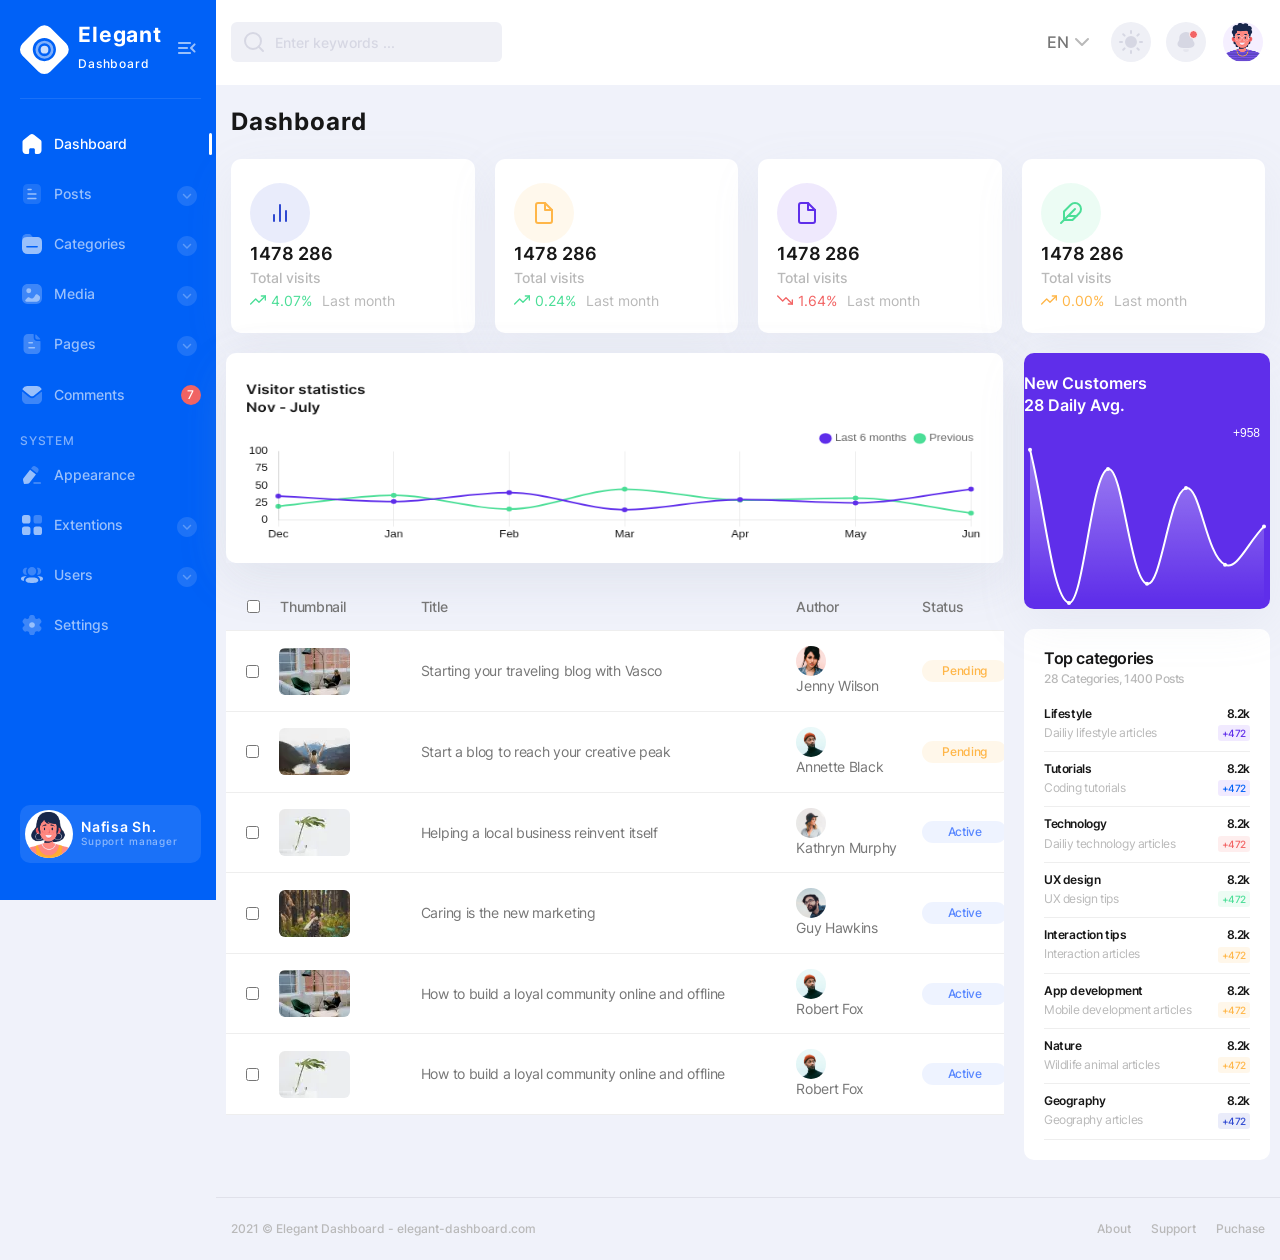
<file: elegant/index.html>
<!DOCTYPE html><html lang="en"><head>  <meta charset="UTF-8">  <meta http-equiv="X-UA-Compatible" content="IE=edge">  <meta name="viewport" content="width=device-width, initial-scale=1.0">  <title>Elegant Dashboard | Dashboard</title>  <!-- Favicon -->  <link rel="shortcut icon" href="./img/svg/logo.svg" type="image/x-icon">  <!-- Custom styles -->  <link rel="stylesheet" href="./css/style.min.css"></head><body>  <div class="layer"></div><!-- ! Body --><a class="skip-link sr-only" href="#skip-target">Skip to content</a><div class="page-flex">  <!-- ! Sidebar -->  <aside class="sidebar">    <div class="sidebar-start">        <div class="sidebar-head">            <a href="/" class="logo-wrapper" title="Home">                <span class="sr-only">Home</span>                <span class="icon logo" aria-hidden="true"></span>                <div class="logo-text">                    <span class="logo-title">Elegant</span>                    <span class="logo-subtitle">Dashboard</span>                </div>            </a>            <button class="sidebar-toggle transparent-btn" title="Menu" type="button">                <span class="sr-only">Toggle menu</span>                <span class="icon menu-toggle" aria-hidden="true"></span>            </button>        </div>        <div class="sidebar-body">            <ul class="sidebar-body-menu">                <li>                    <a class="active" href="/"><span class="icon home" aria-hidden="true"></span>Dashboard</a>                </li>                <li>                    <a class="show-cat-btn" href="##">                        <span class="icon document" aria-hidden="true"></span>Posts                        <span class="category__btn transparent-btn" title="Open list">                            <span class="sr-only">Open list</span>                            <span class="icon arrow-down" aria-hidden="true"></span>                        </span>                    </a>                    <ul class="cat-sub-menu">                        <li>                            <a href="posts.html">All Posts</a>                        </li>                        <li>                            <a href="new-post.html">Add new post</a>                        </li>                    </ul>                </li>                <li>                    <a class="show-cat-btn" href="##">                        <span class="icon folder" aria-hidden="true"></span>Categories                        <span class="category__btn transparent-btn" title="Open list">                            <span class="sr-only">Open list</span>                            <span class="icon arrow-down" aria-hidden="true"></span>                        </span>                    </a>                    <ul class="cat-sub-menu">                        <li>                            <a href="categories.html">All categories</a>                        </li>                    </ul>                </li>                <li>                    <a class="show-cat-btn" href="##">                        <span class="icon image" aria-hidden="true"></span>Media                        <span class="category__btn transparent-btn" title="Open list">                            <span class="sr-only">Open list</span>                            <span class="icon arrow-down" aria-hidden="true"></span>                        </span>                    </a>                    <ul class="cat-sub-menu">                        <li>                            <a href="media-01.html">Media-01</a>                        </li>                        <li>                            <a href="media-02.html">Media-02</a>                        </li>                    </ul>                </li>                <li>                    <a class="show-cat-btn" href="##">                        <span class="icon paper" aria-hidden="true"></span>Pages                        <span class="category__btn transparent-btn" title="Open list">                            <span class="sr-only">Open list</span>                            <span class="icon arrow-down" aria-hidden="true"></span>                        </span>                    </a>                    <ul class="cat-sub-menu">                        <li>                            <a href="pages.html">All pages</a>                        </li>                        <li>                            <a href="new-page.html">Add new page</a>                        </li>                    </ul>                </li>                <li>                    <a href="comments.html">                        <span class="icon message" aria-hidden="true"></span>                        Comments                    </a>                    <span class="msg-counter">7</span>                </li>            </ul>            <span class="system-menu__title">system</span>            <ul class="sidebar-body-menu">                <li>                    <a href="appearance.html"><span class="icon edit" aria-hidden="true"></span>Appearance</a>                </li>                <li>                    <a class="show-cat-btn" href="##">                        <span class="icon category" aria-hidden="true"></span>Extentions                        <span class="category__btn transparent-btn" title="Open list">                            <span class="sr-only">Open list</span>                            <span class="icon arrow-down" aria-hidden="true"></span>                        </span>                    </a>                    <ul class="cat-sub-menu">                        <li>                            <a href="extention-01.html">Extentions-01</a>                        </li>                        <li>                            <a href="extention-02.html">Extentions-02</a>                        </li>                    </ul>                </li>                <li>                    <a class="show-cat-btn" href="##">                        <span class="icon user-3" aria-hidden="true"></span>Users                        <span class="category__btn transparent-btn" title="Open list">                            <span class="sr-only">Open list</span>                            <span class="icon arrow-down" aria-hidden="true"></span>                        </span>                    </a>                    <ul class="cat-sub-menu">                        <li>                            <a href="users-01.html">Users-01</a>                        </li>                        <li>                            <a href="users-02.html">Users-02</a>                        </li>                    </ul>                </li>                <li>                    <a href="##"><span class="icon setting" aria-hidden="true"></span>Settings</a>                </li>            </ul>        </div>    </div>    <div class="sidebar-footer">        <a href="##" class="sidebar-user">            <span class="sidebar-user-img">                <picture><source srcset="./img/avatar/avatar-illustrated-01.webp" type="image/webp"><img src="./img/avatar/avatar-illustrated-01.png" alt="User name"></picture>            </span>            <div class="sidebar-user-info">                <span class="sidebar-user__title">Nafisa Sh.</span>                <span class="sidebar-user__subtitle">Support manager</span>            </div>        </a>    </div></aside>  <div class="main-wrapper">    <!-- ! Main nav -->    <nav class="main-nav--bg">  <div class="container main-nav">    <div class="main-nav-start">      <div class="search-wrapper">        <i data-feather="search" aria-hidden="true"></i>        <input type="text" placeholder="Enter keywords ..." required>      </div>    </div>    <div class="main-nav-end">      <button class="sidebar-toggle transparent-btn" title="Menu" type="button">        <span class="sr-only">Toggle menu</span>        <span class="icon menu-toggle--gray" aria-hidden="true"></span>      </button>      <div class="lang-switcher-wrapper">        <button class="lang-switcher transparent-btn" type="button">          EN          <i data-feather="chevron-down" aria-hidden="true"></i>        </button>        <ul class="lang-menu dropdown">          <li><a href="##">English</a></li>          <li><a href="##">French</a></li>          <li><a href="##">Uzbek</a></li>        </ul>      </div>      <button class="theme-switcher gray-circle-btn" type="button" title="Switch theme">        <span class="sr-only">Switch theme</span>        <i class="sun-icon" data-feather="sun" aria-hidden="true"></i>        <i class="moon-icon" data-feather="moon" aria-hidden="true"></i>      </button>      <div class="notification-wrapper">        <button class="gray-circle-btn dropdown-btn" title="To messages" type="button">          <span class="sr-only">To messages</span>          <span class="icon notification active" aria-hidden="true"></span>        </button>        <ul class="users-item-dropdown notification-dropdown dropdown">          <li>            <a href="##">              <div class="notification-dropdown-icon info">                <i data-feather="check"></i>              </div>              <div class="notification-dropdown-text">                <span class="notification-dropdown__title">System just updated</span>                <span class="notification-dropdown__subtitle">The system has been successfully upgraded. Read more                  here.</span>              </div>            </a>          </li>          <li>            <a href="##">              <div class="notification-dropdown-icon danger">                <i data-feather="info" aria-hidden="true"></i>              </div>              <div class="notification-dropdown-text">                <span class="notification-dropdown__title">The cache is full!</span>                <span class="notification-dropdown__subtitle">Unnecessary caches take up a lot of memory space and                  interfere ...</span>              </div>            </a>          </li>          <li>            <a href="##">              <div class="notification-dropdown-icon info">                <i data-feather="check" aria-hidden="true"></i>              </div>              <div class="notification-dropdown-text">                <span class="notification-dropdown__title">New Subscriber here!</span>                <span class="notification-dropdown__subtitle">A new subscriber has subscribed.</span>              </div>            </a>          </li>          <li>            <a class="link-to-page" href="##">Go to Notifications page</a>          </li>        </ul>      </div>      <div class="nav-user-wrapper">        <button href="##" class="nav-user-btn dropdown-btn" title="My profile" type="button">          <span class="sr-only">My profile</span>          <span class="nav-user-img">            <picture><source srcset="./img/avatar/avatar-illustrated-02.webp" type="image/webp"><img src="./img/avatar/avatar-illustrated-02.png" alt="User name"></picture>          </span>        </button>        <ul class="users-item-dropdown nav-user-dropdown dropdown">          <li><a href="##">              <i data-feather="user" aria-hidden="true"></i>              <span>Profile</span>            </a></li>          <li><a href="##">              <i data-feather="settings" aria-hidden="true"></i>              <span>Account settings</span>            </a></li>          <li><a class="danger" href="##">              <i data-feather="log-out" aria-hidden="true"></i>              <span>Log out</span>            </a></li>        </ul>      </div>    </div>  </div></nav>    <!-- ! Main -->    <main class="main users chart-page" id="skip-target">      <div class="container">        <h2 class="main-title">Dashboard</h2>        <div class="row stat-cards">          <div class="col-md-6 col-xl-3">            <article class="stat-cards-item">              <div class="stat-cards-icon primary">                <i data-feather="bar-chart-2" aria-hidden="true"></i>              </div>              <div class="stat-cards-info">                <p class="stat-cards-info__num">1478 286</p>                <p class="stat-cards-info__title">Total visits</p>                <p class="stat-cards-info__progress">                  <span class="stat-cards-info__profit success">                    <i data-feather="trending-up" aria-hidden="true"></i>4.07%                  </span>                  Last month                </p>              </div>            </article>          </div>          <div class="col-md-6 col-xl-3">            <article class="stat-cards-item">              <div class="stat-cards-icon warning">                <i data-feather="file" aria-hidden="true"></i>              </div>              <div class="stat-cards-info">                <p class="stat-cards-info__num">1478 286</p>                <p class="stat-cards-info__title">Total visits</p>                <p class="stat-cards-info__progress">                  <span class="stat-cards-info__profit success">                    <i data-feather="trending-up" aria-hidden="true"></i>0.24%                  </span>                  Last month                </p>              </div>            </article>          </div>          <div class="col-md-6 col-xl-3">            <article class="stat-cards-item">              <div class="stat-cards-icon purple">                <i data-feather="file" aria-hidden="true"></i>              </div>              <div class="stat-cards-info">                <p class="stat-cards-info__num">1478 286</p>                <p class="stat-cards-info__title">Total visits</p>                <p class="stat-cards-info__progress">                  <span class="stat-cards-info__profit danger">                    <i data-feather="trending-down" aria-hidden="true"></i>1.64%                  </span>                  Last month                </p>              </div>            </article>          </div>          <div class="col-md-6 col-xl-3">            <article class="stat-cards-item">              <div class="stat-cards-icon success">                <i data-feather="feather" aria-hidden="true"></i>              </div>              <div class="stat-cards-info">                <p class="stat-cards-info__num">1478 286</p>                <p class="stat-cards-info__title">Total visits</p>                <p class="stat-cards-info__progress">                  <span class="stat-cards-info__profit warning">                    <i data-feather="trending-up" aria-hidden="true"></i>0.00%                  </span>                  Last month                </p>              </div>            </article>          </div>        </div>        <div class="row">          <div class="col-lg-9">            <div class="chart">              <canvas id="myChart" aria-label="Site statistics" role="img"></canvas>            </div>            <div class="users-table table-wrapper">              <table class="posts-table">                <thead>                  <tr class="users-table-info">                    <th>                      <label class="users-table__checkbox ms-20">                        <input type="checkbox" class="check-all">Thumbnail                      </label>                    </th>                    <th>Title</th>                    <th>Author</th>                    <th>Status</th>                    <th>Date</th>                    <th>Action</th>                  </tr>                </thead>                <tbody>                  <tr>                    <td>                      <label class="users-table__checkbox">                        <input type="checkbox" class="check">                        <div class="categories-table-img">                          <picture><source srcset="./img/categories/01.webp" type="image/webp"><img src="./img/categories/01.jpg" alt="category"></picture>                        </div>                      </label>                    </td>                    <td>                      Starting your traveling blog with Vasco                    </td>                    <td>                      <div class="pages-table-img">                        <picture><source srcset="./img/avatar/avatar-face-04.webp" type="image/webp"><img src="./img/avatar/avatar-face-04.png" alt="User Name"></picture>                        Jenny Wilson                      </div>                    </td>                    <td><span class="badge-pending">Pending</span></td>                    <td>17.04.2021</td>                    <td>                      <span class="p-relative">                        <button class="dropdown-btn transparent-btn" type="button" title="More info">                          <div class="sr-only">More info</div>                          <i data-feather="more-horizontal" aria-hidden="true"></i>                        </button>                        <ul class="users-item-dropdown dropdown">                          <li><a href="##">Edit</a></li>                          <li><a href="##">Quick edit</a></li>                          <li><a href="##">Trash</a></li>                        </ul>                      </span>                    </td>                  </tr>                  <tr>                    <td>                      <label class="users-table__checkbox">                        <input type="checkbox" class="check">                        <div class="categories-table-img">                          <picture><source srcset="./img/categories/02.webp" type="image/webp"><img src="./img/categories/02.jpg" alt="category"></picture>                        </div>                      </label>                    </td>                    <td>                      Start a blog to reach your creative peak                    </td>                    <td>                      <div class="pages-table-img">                        <picture><source srcset="./img/avatar/avatar-face-03.webp" type="image/webp"><img src="./img/avatar/avatar-face-03.png" alt="User Name"></picture>                        Annette Black                      </div>                    </td>                    <td><span class="badge-pending">Pending</span></td>                    <td>23.04.2021</td>                    <td>                      <span class="p-relative">                        <button class="dropdown-btn transparent-btn" type="button" title="More info">                          <div class="sr-only">More info</div>                          <i data-feather="more-horizontal" aria-hidden="true"></i>                        </button>                        <ul class="users-item-dropdown dropdown">                          <li><a href="##">Edit</a></li>                          <li><a href="##">Quick edit</a></li>                          <li><a href="##">Trash</a></li>                        </ul>                      </span>                    </td>                  </tr>                  <tr>                    <td>                      <label class="users-table__checkbox">                        <input type="checkbox" class="check">                        <div class="categories-table-img">                          <picture><source srcset="./img/categories/03.webp" type="image/webp"><img src="./img/categories/03.jpg" alt="category"></picture>                        </div>                      </label>                    </td>                    <td>                      Helping a local business reinvent itself                    </td>                    <td>                      <div class="pages-table-img">                        <picture><source srcset="./img/avatar/avatar-face-02.webp" type="image/webp"><img src="./img/avatar/avatar-face-02.png" alt="User Name"></picture>                        Kathryn Murphy                      </div>                    </td>                    <td><span class="badge-active">Active</span></td>                    <td>17.04.2021</td>                    <td>                      <span class="p-relative">                        <button class="dropdown-btn transparent-btn" type="button" title="More info">                          <div class="sr-only">More info</div>                          <i data-feather="more-horizontal" aria-hidden="true"></i>                        </button>                        <ul class="users-item-dropdown dropdown">                          <li><a href="##">Edit</a></li>                          <li><a href="##">Quick edit</a></li>                          <li><a href="##">Trash</a></li>                        </ul>                      </span>                    </td>                  </tr>                  <tr>                    <td>                      <label class="users-table__checkbox">                        <input type="checkbox" class="check">                        <div class="categories-table-img">                          <picture><source srcset="./img/categories/04.webp" type="image/webp"><img src="./img/categories/04.jpg" alt="category"></picture>                        </div>                      </label>                    </td>                    <td>                      Caring is the new marketing                    </td>                    <td>                      <div class="pages-table-img">                        <picture><source srcset="./img/avatar/avatar-face-05.webp" type="image/webp"><img src="./img/avatar/avatar-face-05.png" alt="User Name"></picture>                        Guy Hawkins                      </div>                    </td>                    <td><span class="badge-active">Active</span></td>                    <td>17.04.2021</td>                    <td>                      <span class="p-relative">                        <button class="dropdown-btn transparent-btn" type="button" title="More info">                          <div class="sr-only">More info</div>                          <i data-feather="more-horizontal" aria-hidden="true"></i>                        </button>                        <ul class="users-item-dropdown dropdown">                          <li><a href="##">Edit</a></li>                          <li><a href="##">Quick edit</a></li>                          <li><a href="##">Trash</a></li>                        </ul>                      </span>                    </td>                  </tr>                  <tr>                    <td>                      <label class="users-table__checkbox">                        <input type="checkbox" class="check">                        <div class="categories-table-img">                          <picture><source srcset="./img/categories/01.webp" type="image/webp"><img src="./img/categories/01.jpg" alt="category"></picture>                        </div>                      </label>                    </td>                    <td>                      How to build a loyal community online and offline                    </td>                    <td>                      <div class="pages-table-img">                        <picture><source srcset="./img/avatar/avatar-face-03.webp" type="image/webp"><img src="./img/avatar/avatar-face-03.png" alt="User Name"></picture>                        Robert Fox                      </div>                    </td>                    <td><span class="badge-active">Active</span></td>                    <td>17.04.2021</td>                    <td>                      <span class="p-relative">                        <button class="dropdown-btn transparent-btn" type="button" title="More info">                          <div class="sr-only">More info</div>                          <i data-feather="more-horizontal" aria-hidden="true"></i>                        </button>                        <ul class="users-item-dropdown dropdown">                          <li><a href="##">Edit</a></li>                          <li><a href="##">Quick edit</a></li>                          <li><a href="##">Trash</a></li>                        </ul>                      </span>                    </td>                  </tr>                  <tr>                    <td>                      <label class="users-table__checkbox">                        <input type="checkbox" class="check">                        <div class="categories-table-img">                          <picture><source srcset="./img/categories/03.webp" type="image/webp"><img src="./img/categories/03.jpg" alt="category"></picture>                        </div>                      </label>                    </td>                    <td>                      How to build a loyal community online and offline                    </td>                    <td>                      <div class="pages-table-img">                        <picture><source srcset="./img/avatar/avatar-face-03.webp" type="image/webp"><img src="./img/avatar/avatar-face-03.png" alt="User Name"></picture>                        Robert Fox                      </div>                    </td>                    <td><span class="badge-active">Active</span></td>                    <td>17.04.2021</td>                    <td>                      <span class="p-relative">                        <button class="dropdown-btn transparent-btn" type="button" title="More info">                          <div class="sr-only">More info</div>                          <i data-feather="more-horizontal" aria-hidden="true"></i>                        </button>                        <ul class="users-item-dropdown dropdown">                          <li><a href="##">Edit</a></li>                          <li><a href="##">Quick edit</a></li>                          <li><a href="##">Trash</a></li>                        </ul>                      </span>                    </td>                  </tr>                </tbody>              </table>            </div>          </div>          <div class="col-lg-3">            <article class="customers-wrapper">              <canvas id="customersChart" aria-label="Customers statistics" role="img"></canvas>              <!--              <p class="customers__title">New Customers <span>+958</span></p>              <p class="customers__date">28 Daily Avg.</p>              <picture><source srcset="./img/svg/customers.svg" type="image/webp"><img src="./img/svg/customers.svg" alt=""></picture> -->            </article>            <article class="white-block">              <div class="top-cat-title">                <h3>Top categories</h3>                <p>28 Categories, 1400 Posts</p>              </div>              <ul class="top-cat-list">                <li>                  <a href="##">                    <div class="top-cat-list__title">                      Lifestyle <span>8.2k</span>                    </div>                    <div class="top-cat-list__subtitle">                      Dailiy lifestyle articles <span class="purple">+472</span>                    </div>                  </a>                </li>                <li>                  <a href="##">                    <div class="top-cat-list__title">                      Tutorials <span>8.2k</span>                    </div>                    <div class="top-cat-list__subtitle">                      Coding tutorials <span class="blue">+472</span>                    </div>                  </a>                </li>                <li>                  <a href="##">                    <div class="top-cat-list__title">                      Technology <span>8.2k</span>                    </div>                    <div class="top-cat-list__subtitle">                      Dailiy technology articles <span class="danger">+472</span>                    </div>                  </a>                </li>                <li>                  <a href="##">                    <div class="top-cat-list__title">                      UX design <span>8.2k</span>                    </div>                    <div class="top-cat-list__subtitle">                      UX design tips <span class="success">+472</span>                    </div>                  </a>                </li>                <li>                  <a href="##">                    <div class="top-cat-list__title">                      Interaction tips <span>8.2k</span>                    </div>                    <div class="top-cat-list__subtitle">                      Interaction articles <span class="warning">+472</span>                    </div>                  </a>                </li>                <li>                  <a href="##">                    <div class="top-cat-list__title">                      App development <span>8.2k</span>                    </div>                    <div class="top-cat-list__subtitle">                      Mobile development articles <span class="warning">+472</span>                    </div>                  </a>                </li>                <li>                  <a href="##">                    <div class="top-cat-list__title">                      Nature <span>8.2k</span>                    </div>                    <div class="top-cat-list__subtitle">                      Wildlife animal articles <span class="warning">+472</span>                    </div>                  </a>                </li>                <li>                  <a href="##">                    <div class="top-cat-list__title">                      Geography <span>8.2k</span>                    </div>                    <div class="top-cat-list__subtitle">                      Geography articles <span class="primary">+472</span>                    </div>                  </a>                </li>              </ul>            </article>          </div>        </div>      </div>    </main>    <!-- ! Footer -->    <footer class="footer">  <div class="container footer--flex">    <div class="footer-start">      <p>2021 © Elegant Dashboard - <a href="elegant-dashboard.com" target="_blank"          rel="noopener noreferrer">elegant-dashboard.com</a></p>    </div>    <ul class="footer-end">      <li><a href="##">About</a></li>      <li><a href="##">Support</a></li>      <li><a href="##">Puchase</a></li>    </ul>  </div></footer>  </div></div><!-- Chart library --><script src="./plugins/chart.min.js"></script><!-- Icons library --><script src="plugins/feather.min.js"></script><!-- Custom scripts --><script src="js/script.js"></script></body></html>
</file>
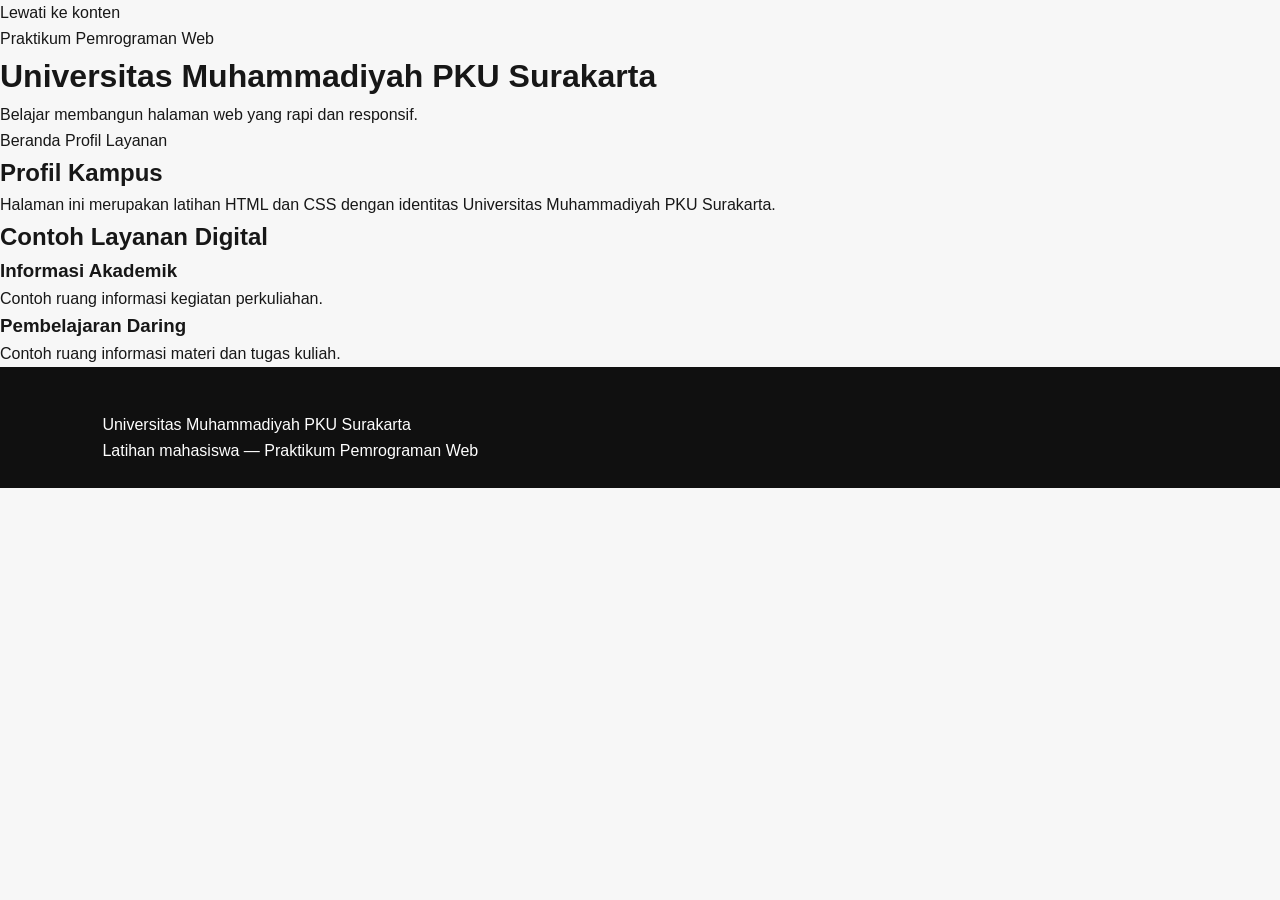
<file: MODUL 3/index.html>
<!DOCTYPE html>
<html lang="id">
<head>
 <meta charset="UTF-8">
 <meta name="viewport" content="width=device-width, initial-scale=1">
 <title>Profil Kampus | UMPKU</title>
 <link rel="stylesheet" href="style.css">
</head>
<body>
 <a class="lewati" href="#konten">Lewati ke konten</a>
 <div class="halaman">
 <header class="header" id="beranda">
 <p class="identitas">Praktikum Pemrograman Web</p>
 <h1>Universitas Muhammadiyah PKU Surakarta</h1>
 <p>Belajar membangun halaman web yang rapi dan responsif.</p>
 </header>
 <nav class="menu" aria-label="Navigasi utama">
 <a href="#beranda">Beranda</a>
 <a href="#profil">Profil</a>
 <a href="#layanan">Layanan</a>
 </nav>
 <main id="konten" tabindex="-1">
 <section id="profil" class="panel">
 <h2>Profil Kampus</h2>
 <p>Halaman ini merupakan latihan HTML dan CSS dengan
 identitas Universitas Muhammadiyah PKU Surakarta.</p>
 </section>
 <section id="layanan" class="panel">
 <h2>Contoh Layanan Digital</h2>
 <div class="kartu-grid">
 <article class="kartu">
 <h3>Informasi Akademik</h3>
 <p>Contoh ruang informasi kegiatan perkuliahan.</p>
 </article>
 <article class="kartu">
<h3>Pembelajaran Daring</h3>
 <p>Contoh ruang informasi materi dan tugas kuliah.</p>
 </article>
 </div>
 </section>
 </main>
 <footer class="footer">
 <p>Universitas Muhammadiyah PKU Surakarta</p>
 <p>Latihan mahasiswa — Praktikum Pemrograman Web</p>
 </footer>
 </div>
</body>
</html>
</file>
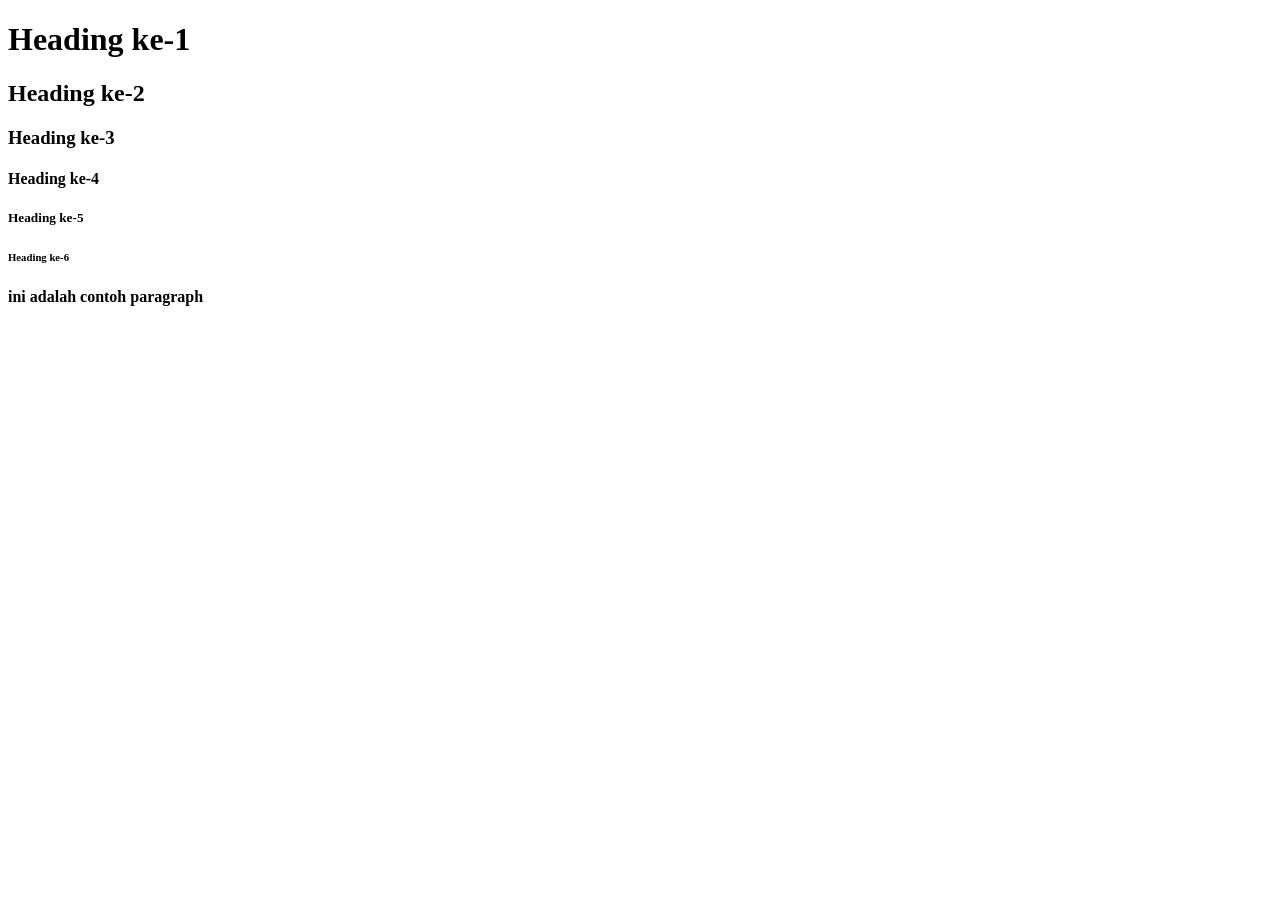
<file: prak2.html>
<!doctype html>
<html lang="en">
<head>
<meta charset="UTF-8">
<title> Belajar Membuat Heading dan Paragraph</title>
</head>
<body>
<h1>Heading ke-1</h1>
<h2>Heading ke-2</h2>
<h3>Heading ke-3</h3>
<h4>Heading ke-4</h4>
<h5>Heading ke-5</h5>
<h6>Heading ke-6</h6>
<p> <strong>ini adalah contoh paragraph</strong></p>
</body>
</body>
</html>
</file>
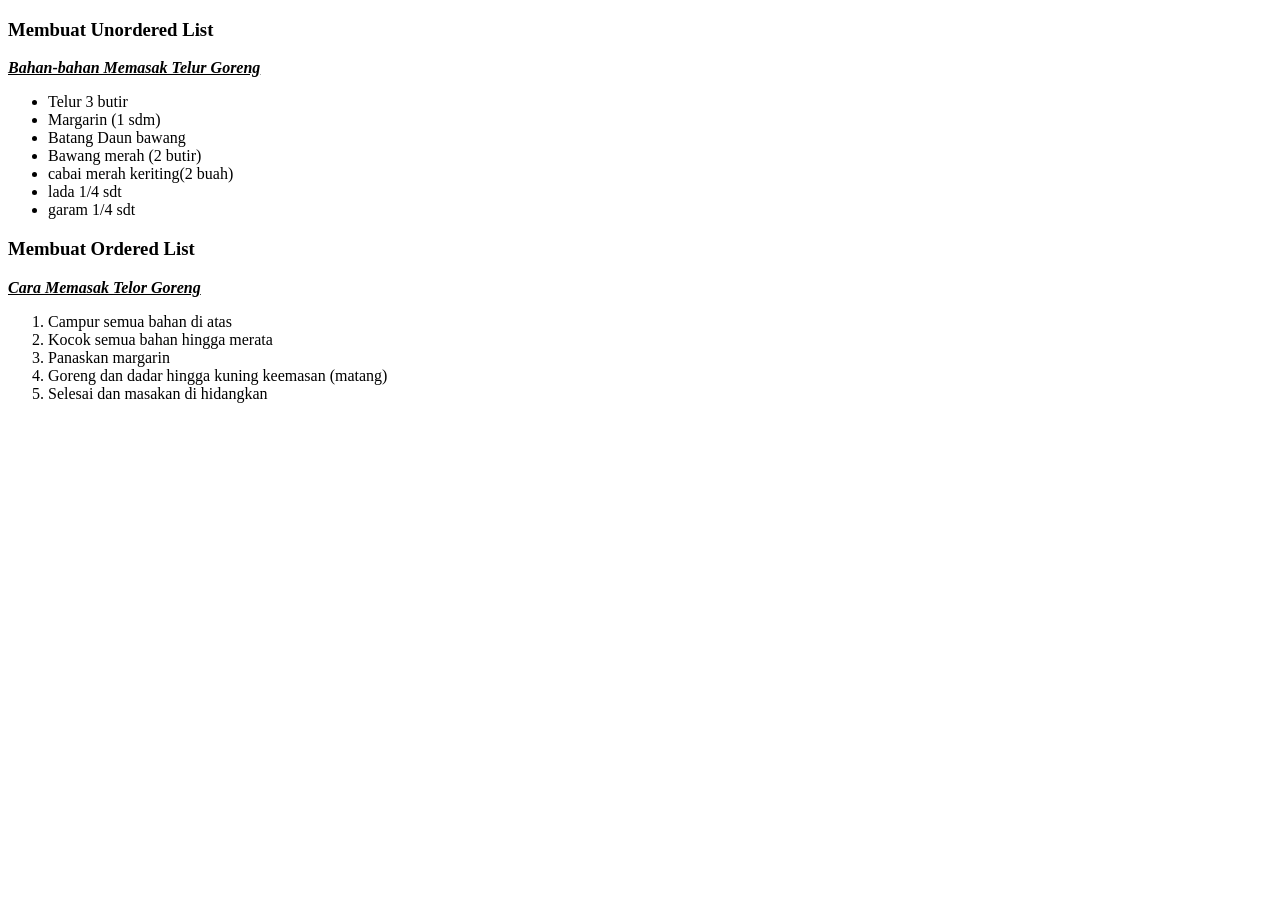
<file: prak3.html>
<!doctype html>
<html>
<head>
<title>List</title>
</head>
<body>
<h3>Membuat Unordered List</h3>
<strong><i><u>Bahan-bahan Memasak Telur Goreng</u></i></strong>
<ul>
<li>Telur 3 butir</li>
<li>Margarin (1 sdm)</li>
<li>Batang Daun bawang</li>
<li>Bawang merah (2 butir)</li>
<li>cabai merah keriting(2 buah)</li>
<li>lada 1/4 sdt</li>
<li>garam 1/4 sdt</li>
</ul>
<h3>Membuat Ordered List</h3>
<strong><i><u>Cara Memasak Telor Goreng</u></i></strong>
<ol>
<li>Campur semua bahan di atas</li>
<li>Kocok semua bahan hingga merata</li>
<li>Panaskan margarin</li>
<li>Goreng dan dadar hingga kuning keemasan (matang)</li>
<li>Selesai dan masakan di hidangkan</li>
</ol>
</body>
</html>
</file>
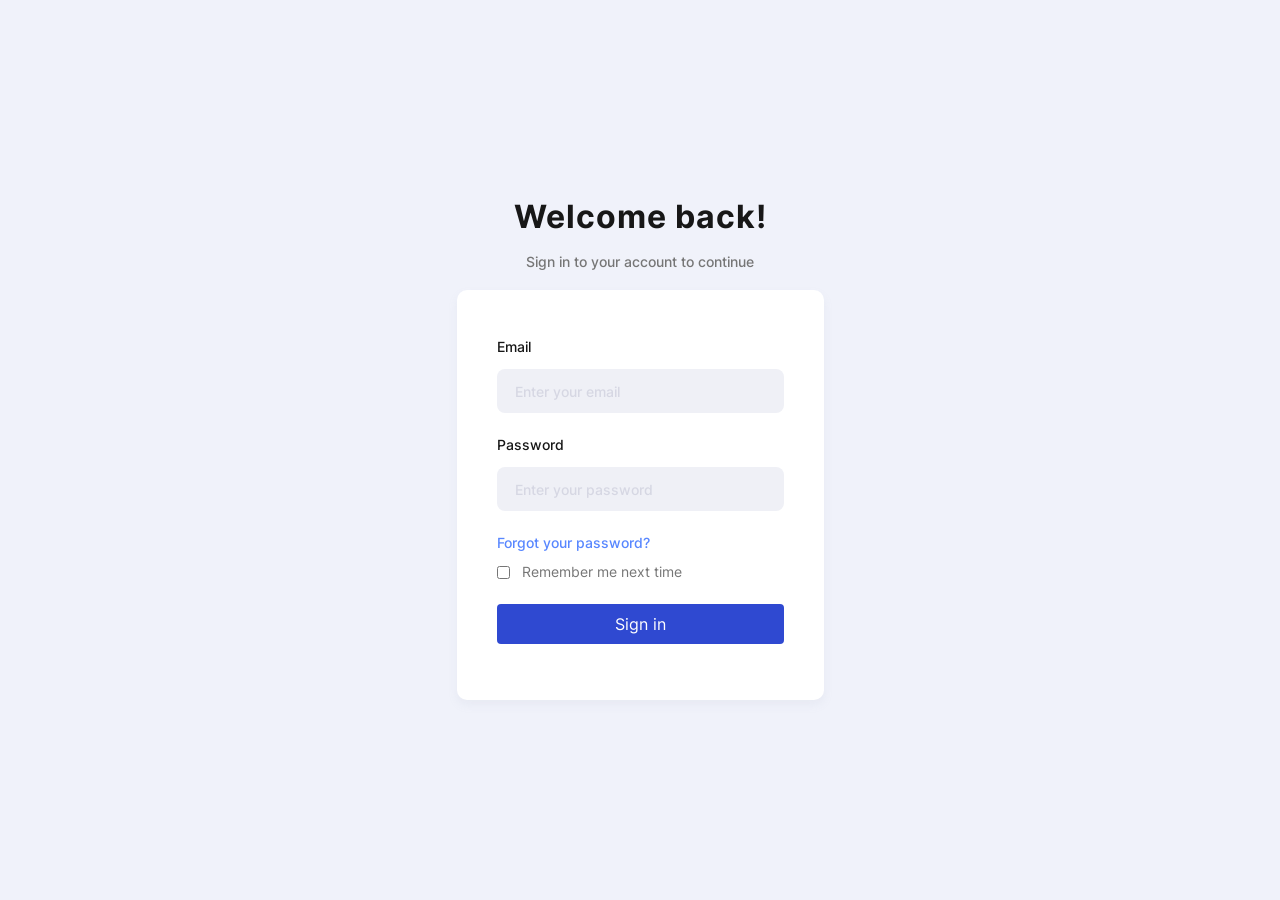
<file: elegant/signin.html>
<!DOCTYPE html><html lang="en"><head>  <meta charset="UTF-8">  <meta http-equiv="X-UA-Compatible" content="IE=edge">  <meta name="viewport" content="width=device-width, initial-scale=1.0">  <title>Elegant Dashboard | Sign In</title>  <!-- Favicon -->  <link rel="shortcut icon" href="./img/svg/logo.svg" type="image/x-icon">  <!-- Custom styles -->  <link rel="stylesheet" href="./css/style.min.css"></head><body>  <div class="layer"></div><main class="page-center">  <article class="sign-up">    <h1 class="sign-up__title">Welcome back!</h1>    <p class="sign-up__subtitle">Sign in to your account to continue</p>    <form class="sign-up-form form" action="" method="">      <label class="form-label-wrapper">        <p class="form-label">Email</p>        <input class="form-input" type="email" placeholder="Enter your email" required>      </label>      <label class="form-label-wrapper">        <p class="form-label">Password</p>        <input class="form-input" type="password" placeholder="Enter your password" required>      </label>      <a class="link-info forget-link" href="##">Forgot your password?</a>      <label class="form-checkbox-wrapper">        <input class="form-checkbox" type="checkbox" required>        <span class="form-checkbox-label">Remember me next time</span>      </label>      <button class="form-btn primary-default-btn transparent-btn">Sign in</button>    </form>  </article></main><!-- Chart library --><script src="./plugins/chart.min.js"></script><!-- Icons library --><script src="plugins/feather.min.js"></script><!-- Custom scripts --><script src="js/script.js"></script></body></html>
</file>
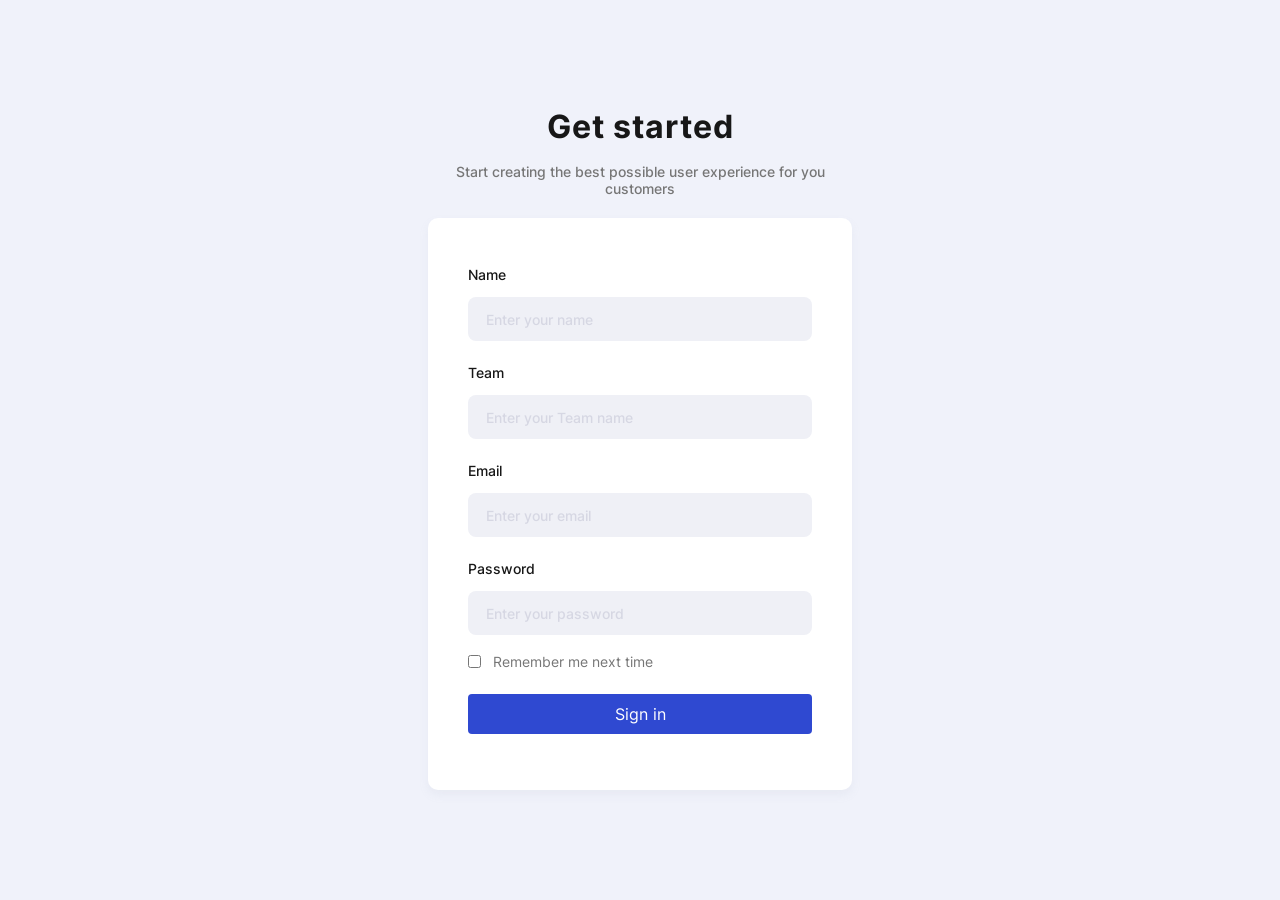
<file: elegant/signup.html>
<!DOCTYPE html><html lang="en"><head>  <meta charset="UTF-8">  <meta http-equiv="X-UA-Compatible" content="IE=edge">  <meta name="viewport" content="width=device-width, initial-scale=1.0">  <title>Elegant Dashboard | Sign Up</title>  <!-- Favicon -->  <link rel="shortcut icon" href="./img/svg/logo.svg" type="image/x-icon">  <!-- Custom styles -->  <link rel="stylesheet" href="./css/style.min.css"></head><body>  <div class="layer"></div><main class="page-center">  <article class="sign-up">    <h1 class="sign-up__title">Get started</h1>    <p class="sign-up__subtitle">Start creating the best possible user experience for you customers</p>    <form class="sign-up-form form" action="" method="">      <label class="form-label-wrapper">        <p class="form-label">Name</p>        <input class="form-input" type="text" placeholder="Enter your name" required>      </label>      <label class="form-label-wrapper">        <p class="form-label">Team</p>        <input class="form-input" type="email" placeholder="Enter your Team name" required>      </label>      <label class="form-label-wrapper">        <p class="form-label">Email</p>        <input class="form-input" type="email" placeholder="Enter your email" required>      </label>      <label class="form-label-wrapper">        <p class="form-label">Password</p>        <input class="form-input" type="password" placeholder="Enter your password" required>      </label>      <label class="form-checkbox-wrapper">        <input class="form-checkbox" type="checkbox" required>        <span class="form-checkbox-label">Remember me next time</span>      </label>      <button class="form-btn primary-default-btn transparent-btn">Sign in</button>    </form>  </article></main><!-- Chart library --><script src="./plugins/chart.min.js"></script><!-- Icons library --><script src="plugins/feather.min.js"></script><!-- Custom scripts --><script src="js/script.js"></script></body></html>
</file>
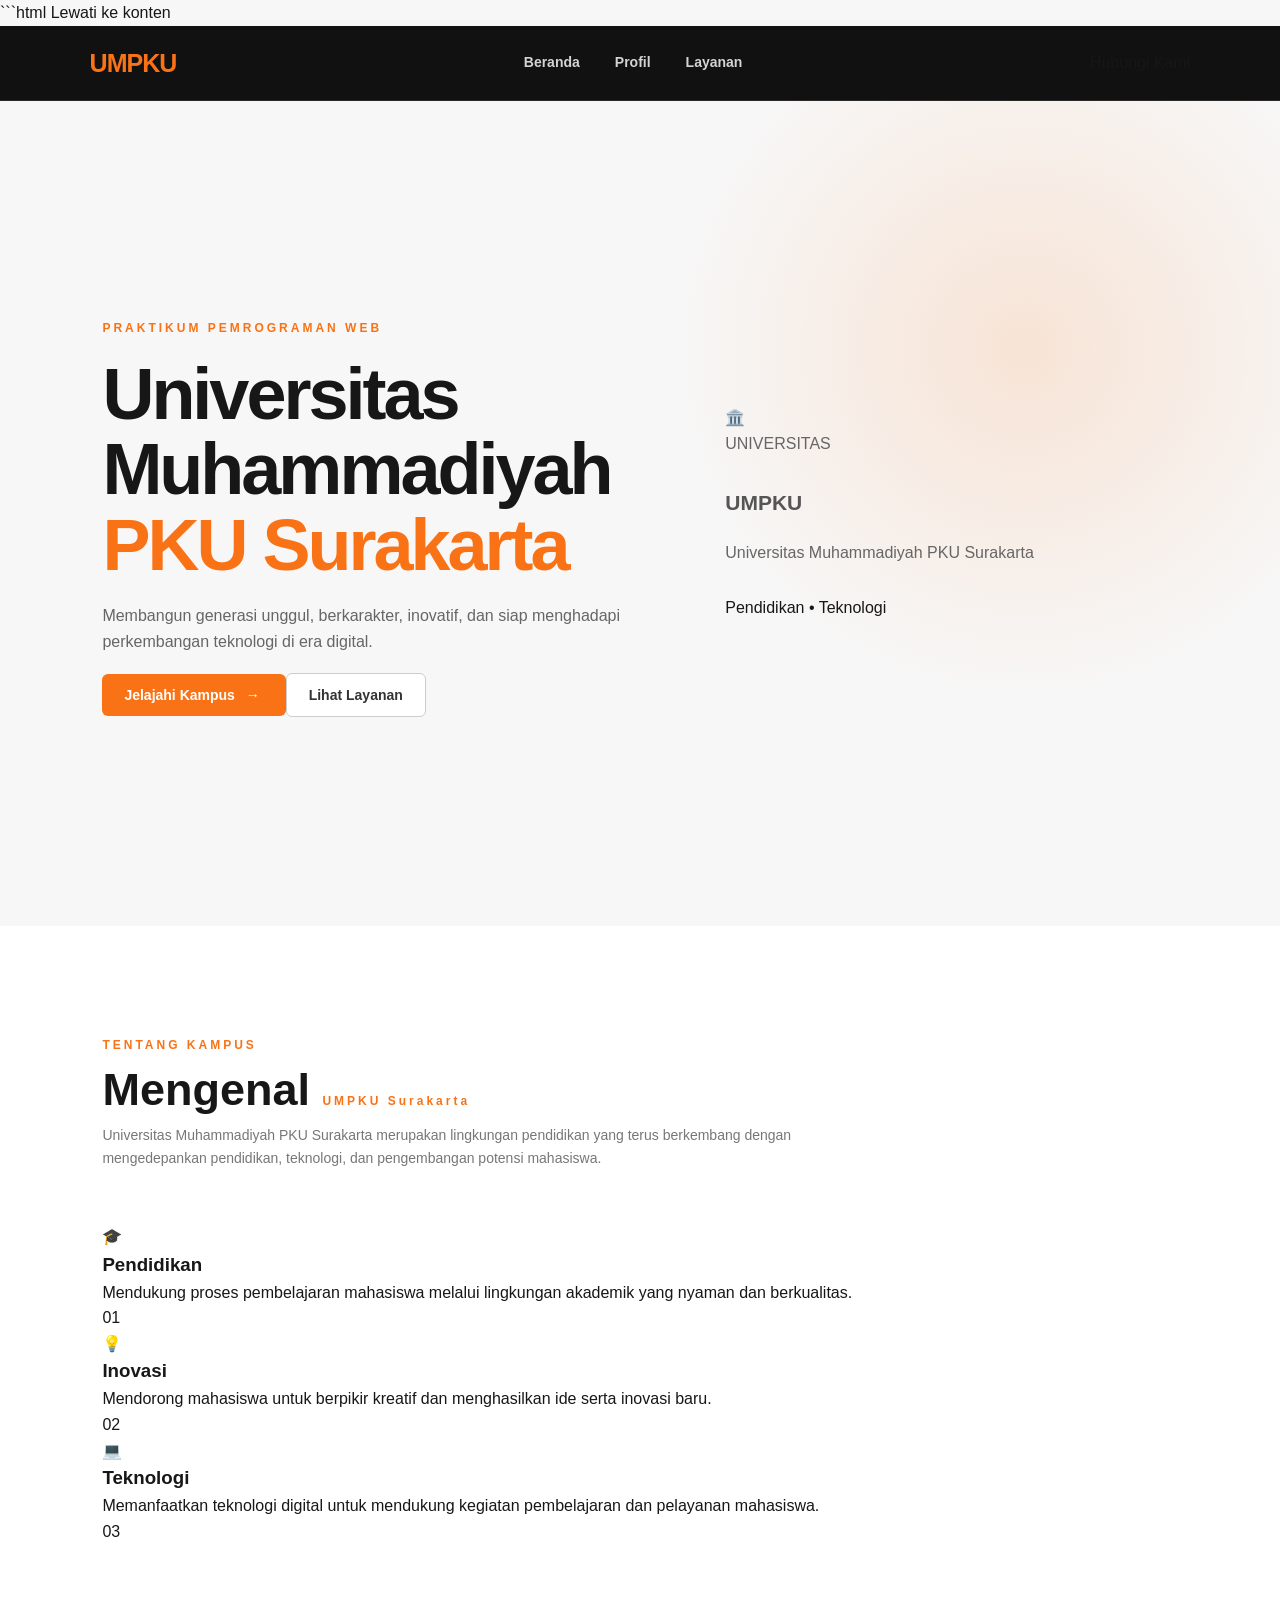
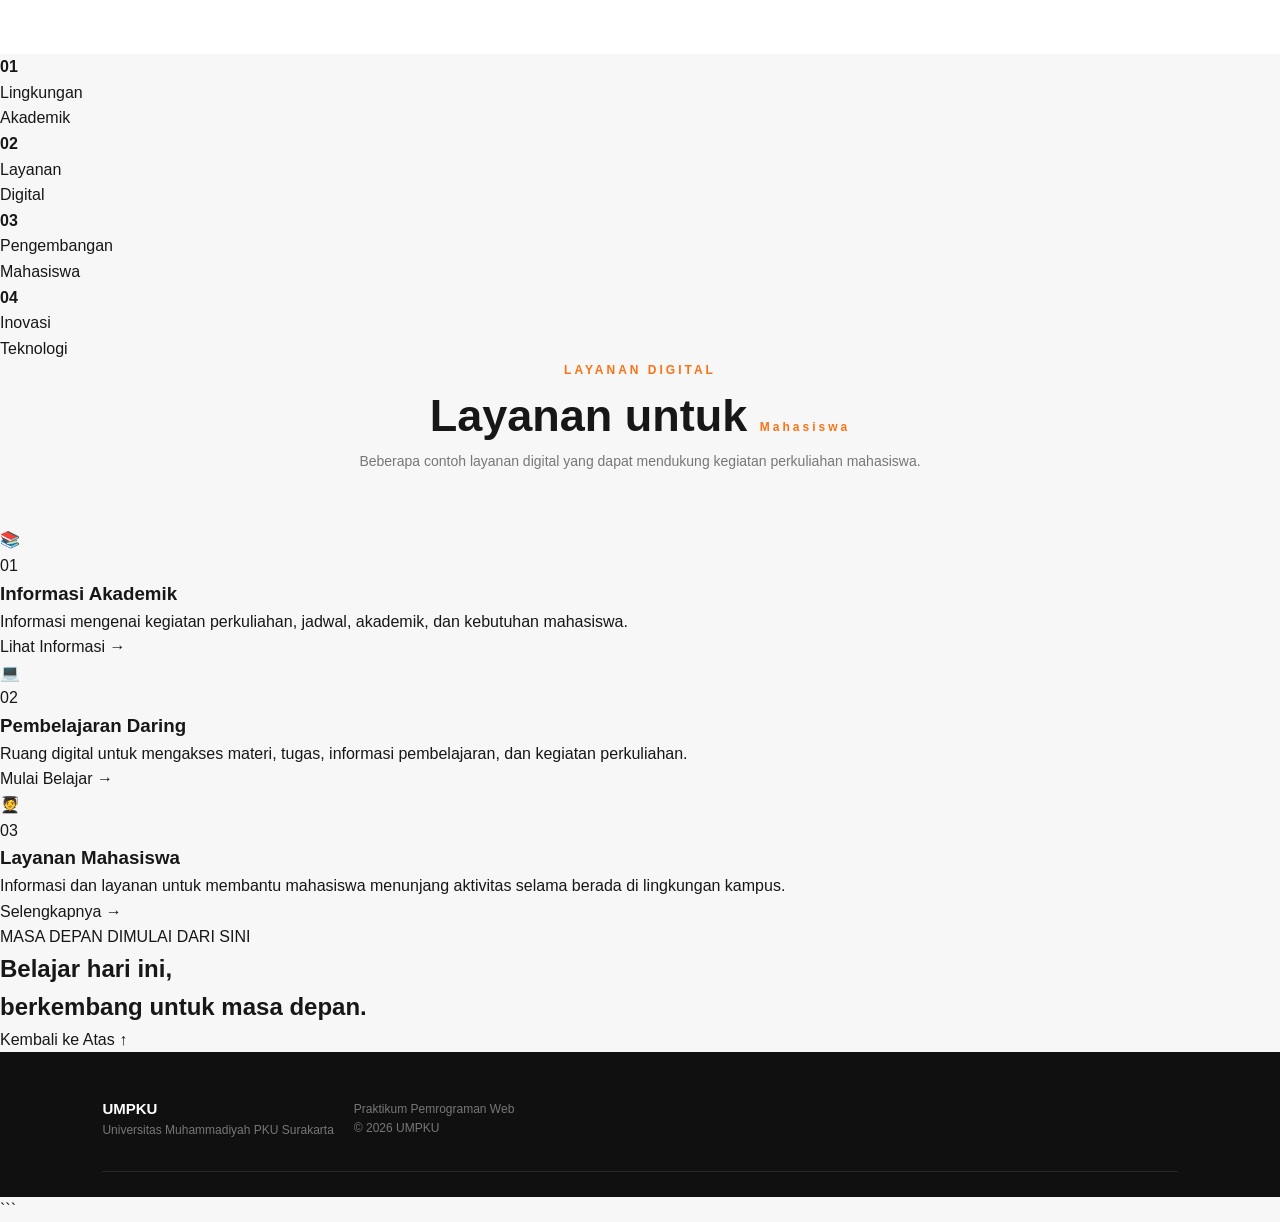
<file: MODUL 3/Tugas modul 3.html>
```html
<!DOCTYPE html>
<html lang="id">

<head>
    <meta charset="UTF-8">
    <meta name="viewport" content="width=device-width, initial-scale=1.0">

    <title>Profil Kampus | UMPKU</title>

    <link rel="stylesheet" href="style.css">
</head>

<body>

    <!-- Skip Link -->
    <a class="lewati" href="#konten">
        Lewati ke konten
    </a>


    <!-- ================= HEADER ================= -->

    <header class="header" id="beranda">

        <!-- NAVBAR -->
        <nav class="navbar">

            <div class="logo">
                <span>UMPKU</span>
            </div>

            <div class="nav-menu">
                <a href="#beranda">Beranda</a>
                <a href="#profil">Profil</a>
                <a href="#layanan">Layanan</a>
            </div>

            <a href="#kontak" class="nav-button">
                Hubungi Kami
            </a>

        </nav>


        <!-- HERO -->
        <div class="hero">

            <div class="hero-content">

                <div class="tag">
                    <span></span>
                    PRAKTIKUM PEMROGRAMAN WEB
                </div>

                <h1>
                    Universitas
                    <br>
                    Muhammadiyah
                    <strong>PKU Surakarta</strong>
                </h1>

                <p>
                    Membangun generasi unggul, berkarakter,
                    inovatif, dan siap menghadapi perkembangan
                    teknologi di era digital.
                </p>

                <div class="hero-button">

                    <a href="#profil" class="btn-primary">
                        Jelajahi Kampus
                        <span>→</span>
                    </a>

                    <a href="#layanan" class="btn-secondary">
                        Lihat Layanan
                    </a>

                </div>

            </div>


            <!-- HERO VISUAL -->

            <div class="hero-visual">

                <div class="circle circle-one"></div>
                <div class="circle circle-two"></div>

                <div class="campus-card">

                    <div class="campus-icon">
                        🏛️
                    </div>

                    <p class="small-text">
                        UNIVERSITAS
                    </p>

                    <h2>
                        UMPKU
                    </h2>

                    <p>
                        Universitas Muhammadiyah
                        PKU Surakarta
                    </p>

                    <div class="card-line"></div>

                    <div class="card-bottom">

                        <span>
                            Pendidikan
                        </span>

                        <span>
                            •
                        </span>

                        <span>
                            Teknologi
                        </span>

                    </div>

                </div>

            </div>

        </div>

    </header>


    <!-- ================= MAIN ================= -->

    <main id="konten" tabindex="-1">


        <!-- PROFIL -->

        <section class="profil" id="profil">

            <div class="section-heading">

                <span class="section-label">
                    TENTANG KAMPUS
                </span>

                <h2>
                    Mengenal
                    <span>UMPKU Surakarta</span>
                </h2>

                <p>
                    Universitas Muhammadiyah PKU Surakarta merupakan
                    lingkungan pendidikan yang terus berkembang dengan
                    mengedepankan pendidikan, teknologi, dan pengembangan
                    potensi mahasiswa.
                </p>

            </div>


            <div class="profil-grid">

                <article class="profil-card">

                    <div class="card-icon">
                        🎓
                    </div>

                    <h3>
                        Pendidikan
                    </h3>

                    <p>
                        Mendukung proses pembelajaran mahasiswa
                        melalui lingkungan akademik yang nyaman
                        dan berkualitas.
                    </p>

                    <span class="card-number">
                        01
                    </span>

                </article>


                <article class="profil-card">

                    <div class="card-icon">
                        💡
                    </div>

                    <h3>
                        Inovasi
                    </h3>

                    <p>
                        Mendorong mahasiswa untuk berpikir kreatif
                        dan menghasilkan ide serta inovasi baru.
                    </p>

                    <span class="card-number">
                        02
                    </span>

                </article>


                <article class="profil-card">

                    <div class="card-icon">
                        💻
                    </div>

                    <h3>
                        Teknologi
                    </h3>

                    <p>
                        Memanfaatkan teknologi digital untuk
                        mendukung kegiatan pembelajaran dan
                        pelayanan mahasiswa.
                    </p>

                    <span class="card-number">
                        03
                    </span>

                </article>

            </div>

        </section>


        <!-- STATISTIK -->

        <section class="highlight">

            <div class="highlight-item">

                <strong>01</strong>

                <p>
                    Lingkungan
                    <br>
                    Akademik
                </p>

            </div>


            <div class="highlight-item">

                <strong>02</strong>

                <p>
                    Layanan
                    <br>
                    Digital
                </p>

            </div>


            <div class="highlight-item">

                <strong>03</strong>

                <p>
                    Pengembangan
                    <br>
                    Mahasiswa
                </p>

            </div>


            <div class="highlight-item">

                <strong>04</strong>

                <p>
                    Inovasi
                    <br>
                    Teknologi
                </p>

            </div>

        </section>


        <!-- LAYANAN -->

        <section class="layanan" id="layanan">

            <div class="section-heading center">

                <span class="section-label">
                    LAYANAN DIGITAL
                </span>

                <h2>
                    Layanan untuk
                    <span>Mahasiswa</span>
                </h2>

                <p>
                    Beberapa contoh layanan digital yang dapat
                    mendukung kegiatan perkuliahan mahasiswa.
                </p>

            </div>


            <div class="layanan-grid">


                <!-- CARD 1 -->

                <article class="layanan-card">

                    <div class="layanan-top">

                        <div class="layanan-icon">
                            📚
                        </div>

                        <span>
                            01
                        </span>

                    </div>

                    <h3>
                        Informasi Akademik
                    </h3>

                    <p>
                        Informasi mengenai kegiatan perkuliahan,
                        jadwal, akademik, dan kebutuhan mahasiswa.
                    </p>

                    <a href="#">
                        Lihat Informasi
                        <span>→</span>
                    </a>

                </article>


                <!-- CARD 2 -->

                <article class="layanan-card active">

                    <div class="layanan-top">

                        <div class="layanan-icon">
                            💻
                        </div>

                        <span>
                            02
                        </span>

                    </div>

                    <h3>
                        Pembelajaran Daring
                    </h3>

                    <p>
                        Ruang digital untuk mengakses materi,
                        tugas, informasi pembelajaran, dan
                        kegiatan perkuliahan.
                    </p>

                    <a href="#">
                        Mulai Belajar
                        <span>→</span>
                    </a>

                </article>


                <!-- CARD 3 -->

                <article class="layanan-card">

                    <div class="layanan-top">

                        <div class="layanan-icon">
                            🧑‍🎓
                        </div>

                        <span>
                            03
                        </span>

                    </div>

                    <h3>
                        Layanan Mahasiswa
                    </h3>

                    <p>
                        Informasi dan layanan untuk membantu
                        mahasiswa menunjang aktivitas selama
                        berada di lingkungan kampus.
                    </p>

                    <a href="#">
                        Selengkapnya
                        <span>→</span>
                    </a>

                </article>

            </div>

        </section>


        <!-- CTA -->

        <section class="cta" id="kontak">

            <div>

                <span>
                    MASA DEPAN DIMULAI DARI SINI
                </span>

                <h2>
                    Belajar hari ini,
                    <br>
                    berkembang untuk masa depan.
                </h2>

            </div>

            <a href="#beranda">
                Kembali ke Atas ↑
            </a>

        </section>

    </main>


    <!-- ================= FOOTER ================= -->

    <footer class="footer">

        <div class="footer-content">

            <div class="footer-brand">

                <h3>
                    UMPKU
                </h3>

                <p>
                    Universitas Muhammadiyah
                    PKU Surakarta
                </p>

            </div>


            <div class="footer-info">

                <p>
                    Praktikum Pemrograman Web
                </p>

                <p>
                    © 2026 UMPKU
                </p>

            </div>

        </div>

    </footer>

</body>

</html>
```
</file>
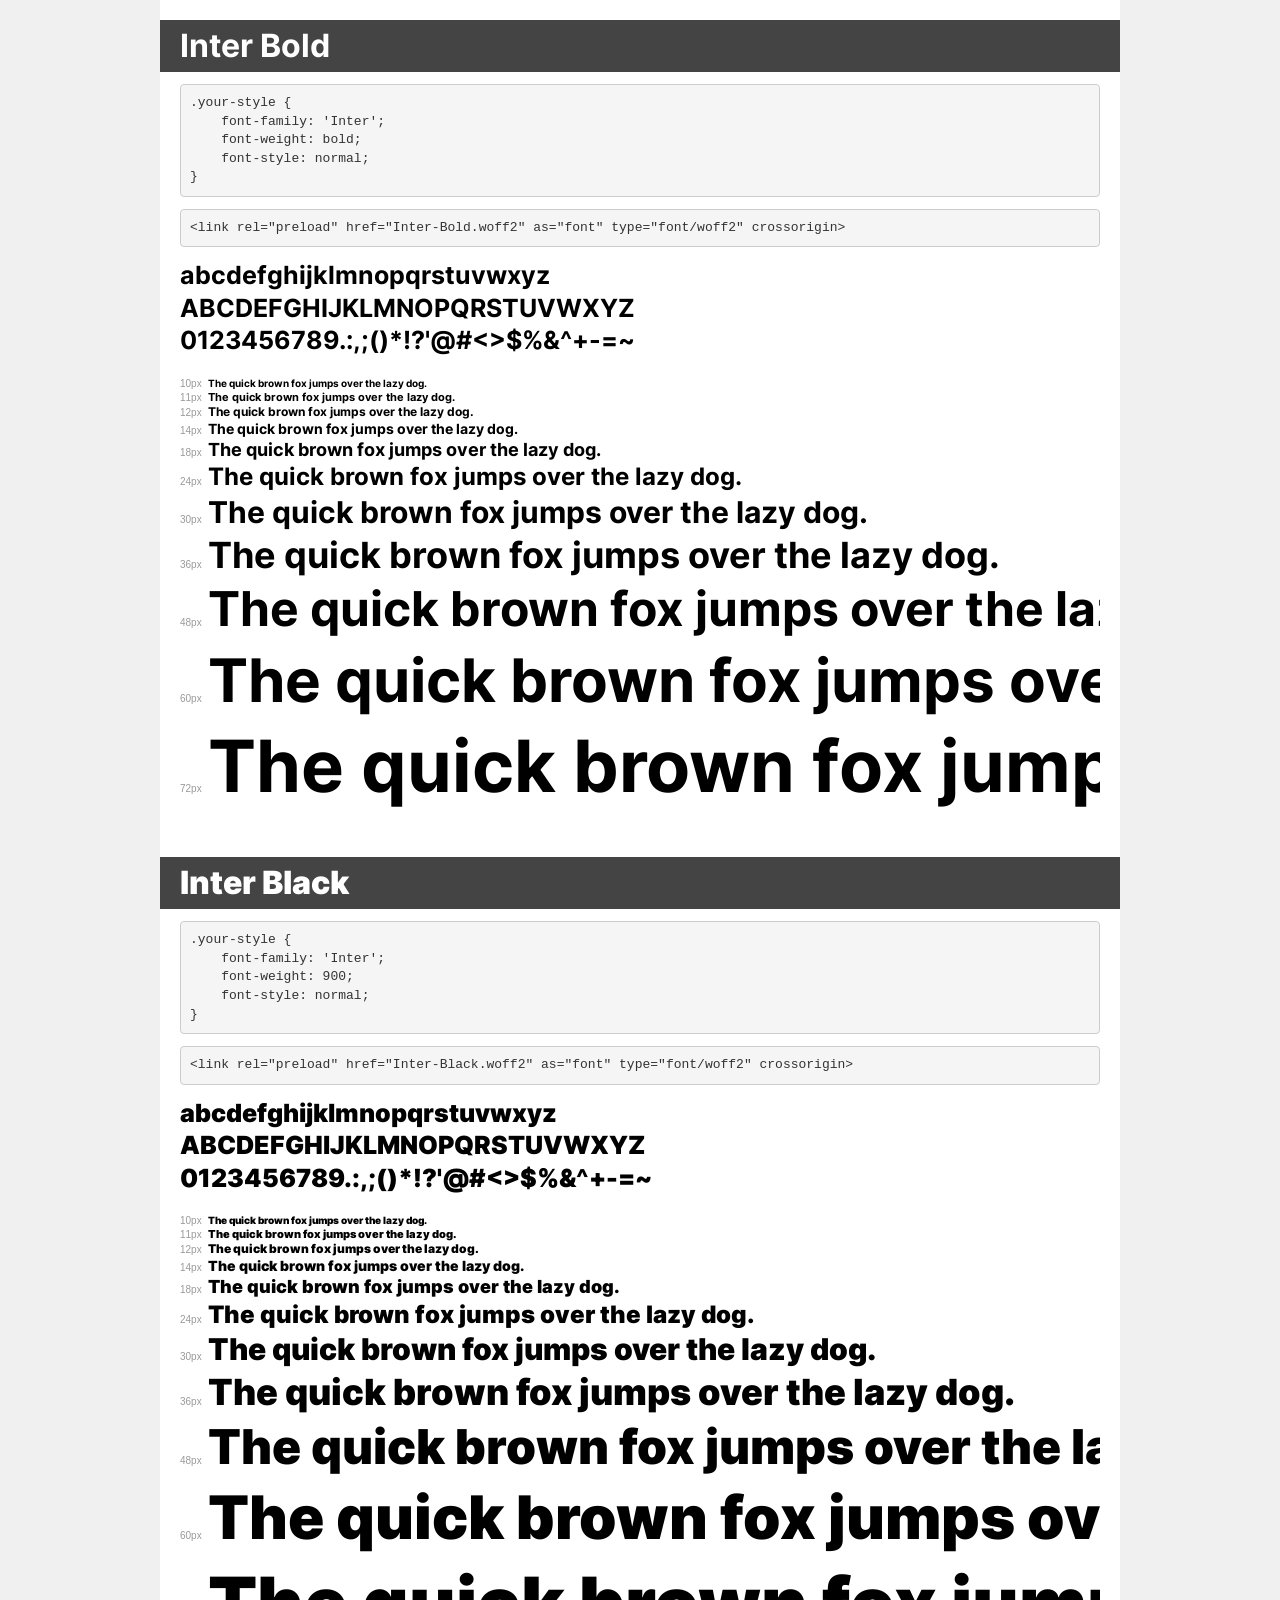
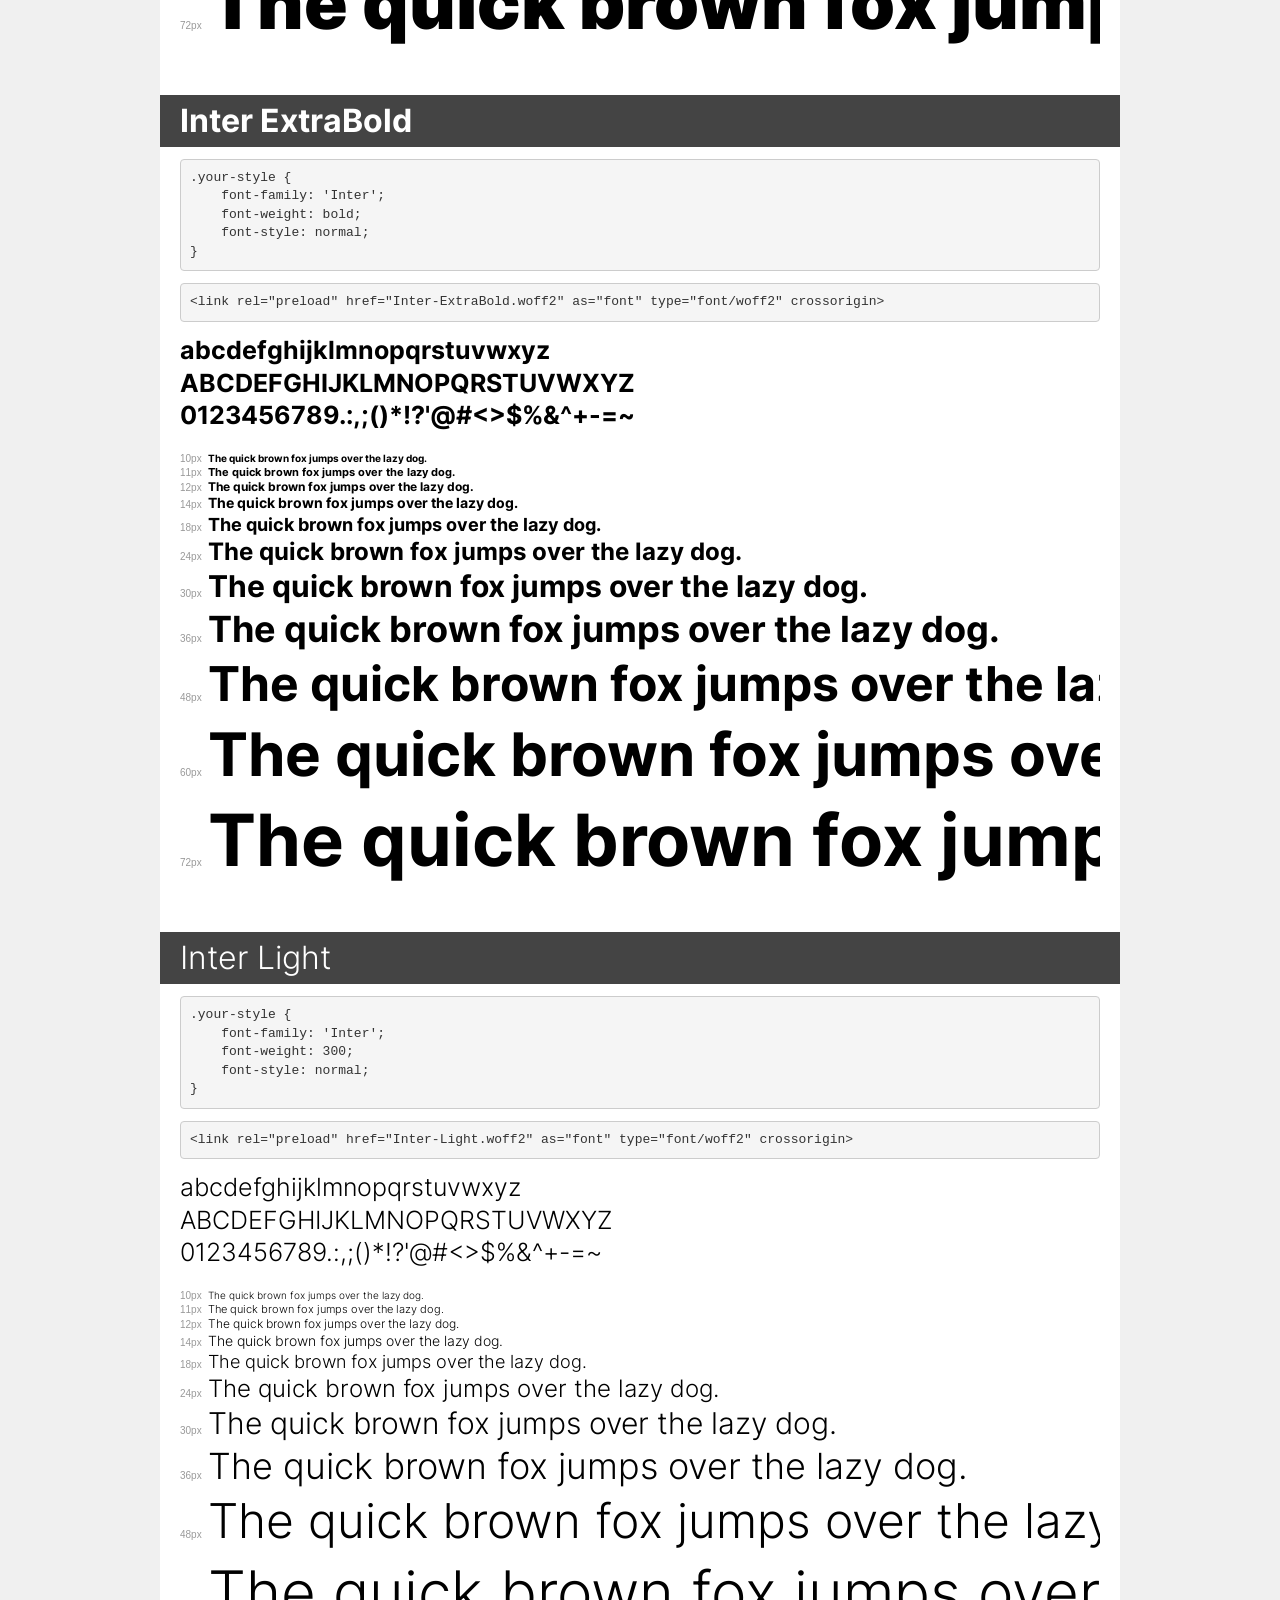
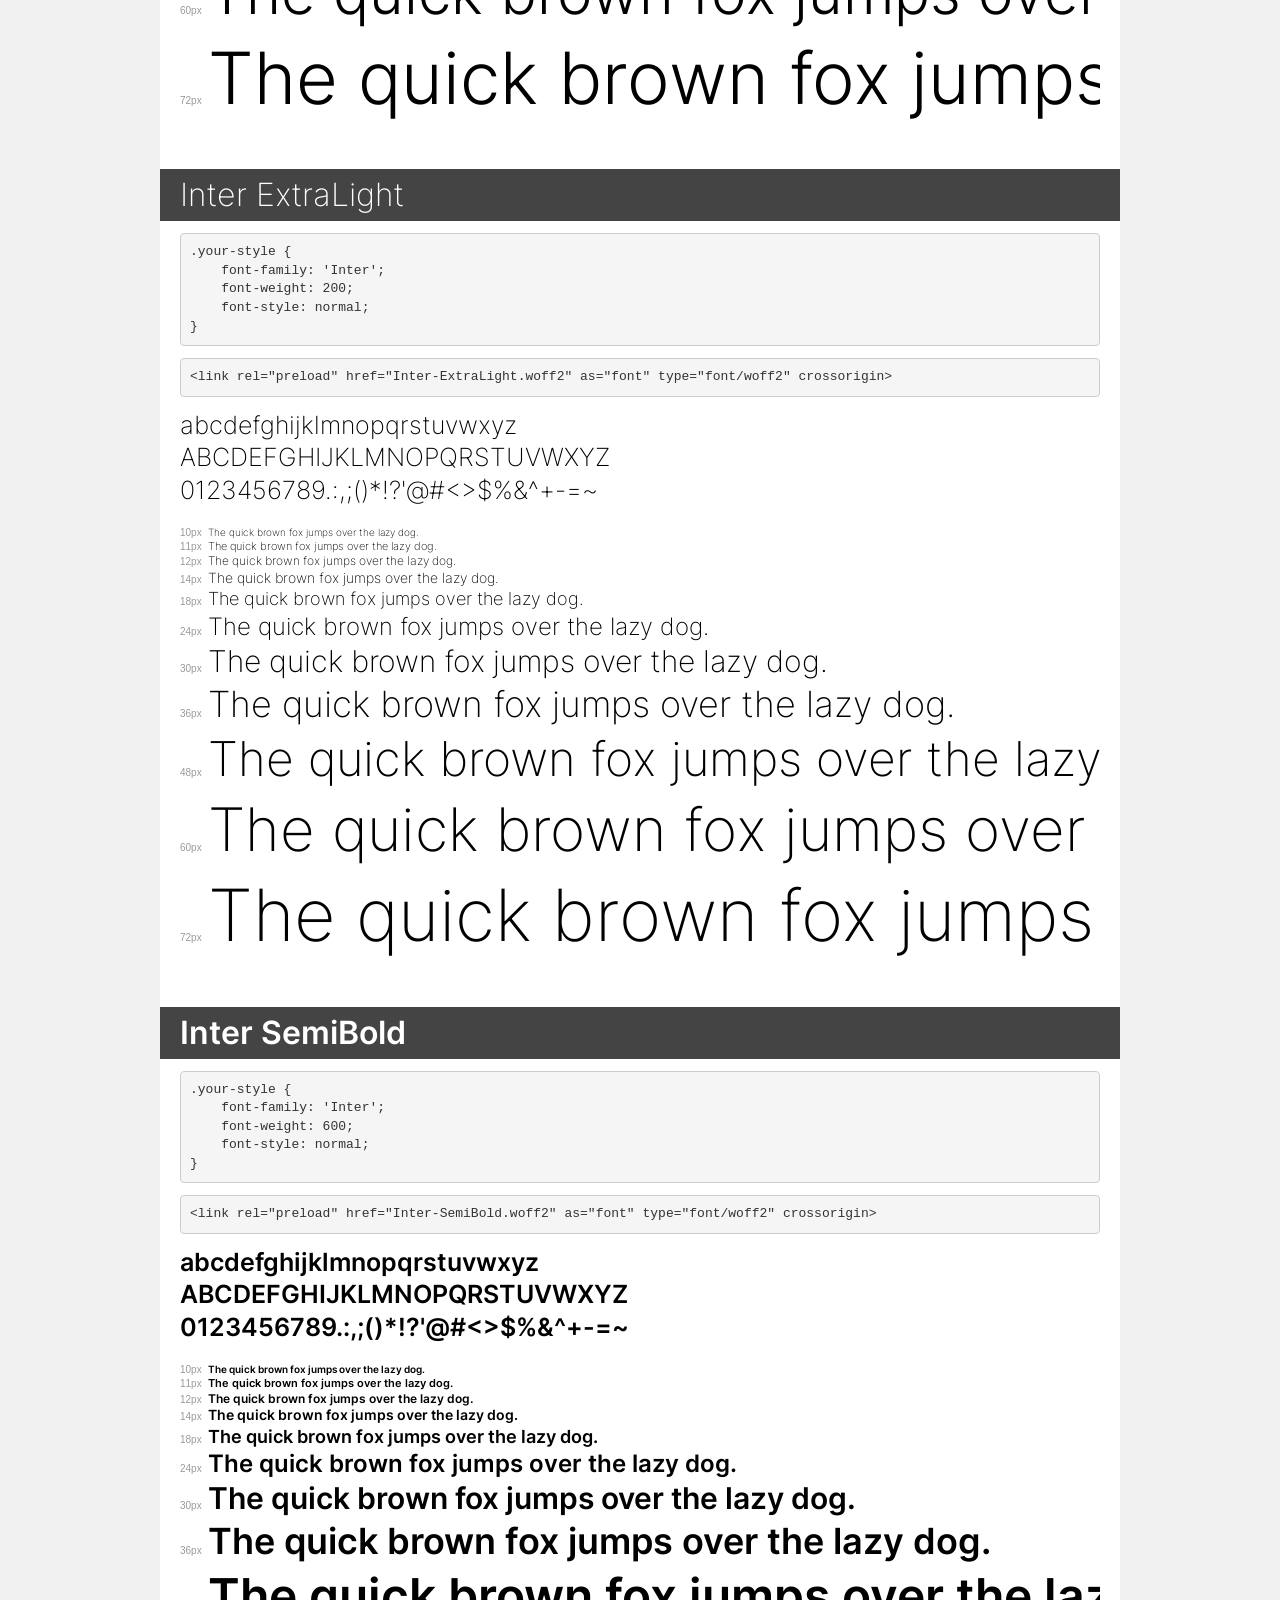
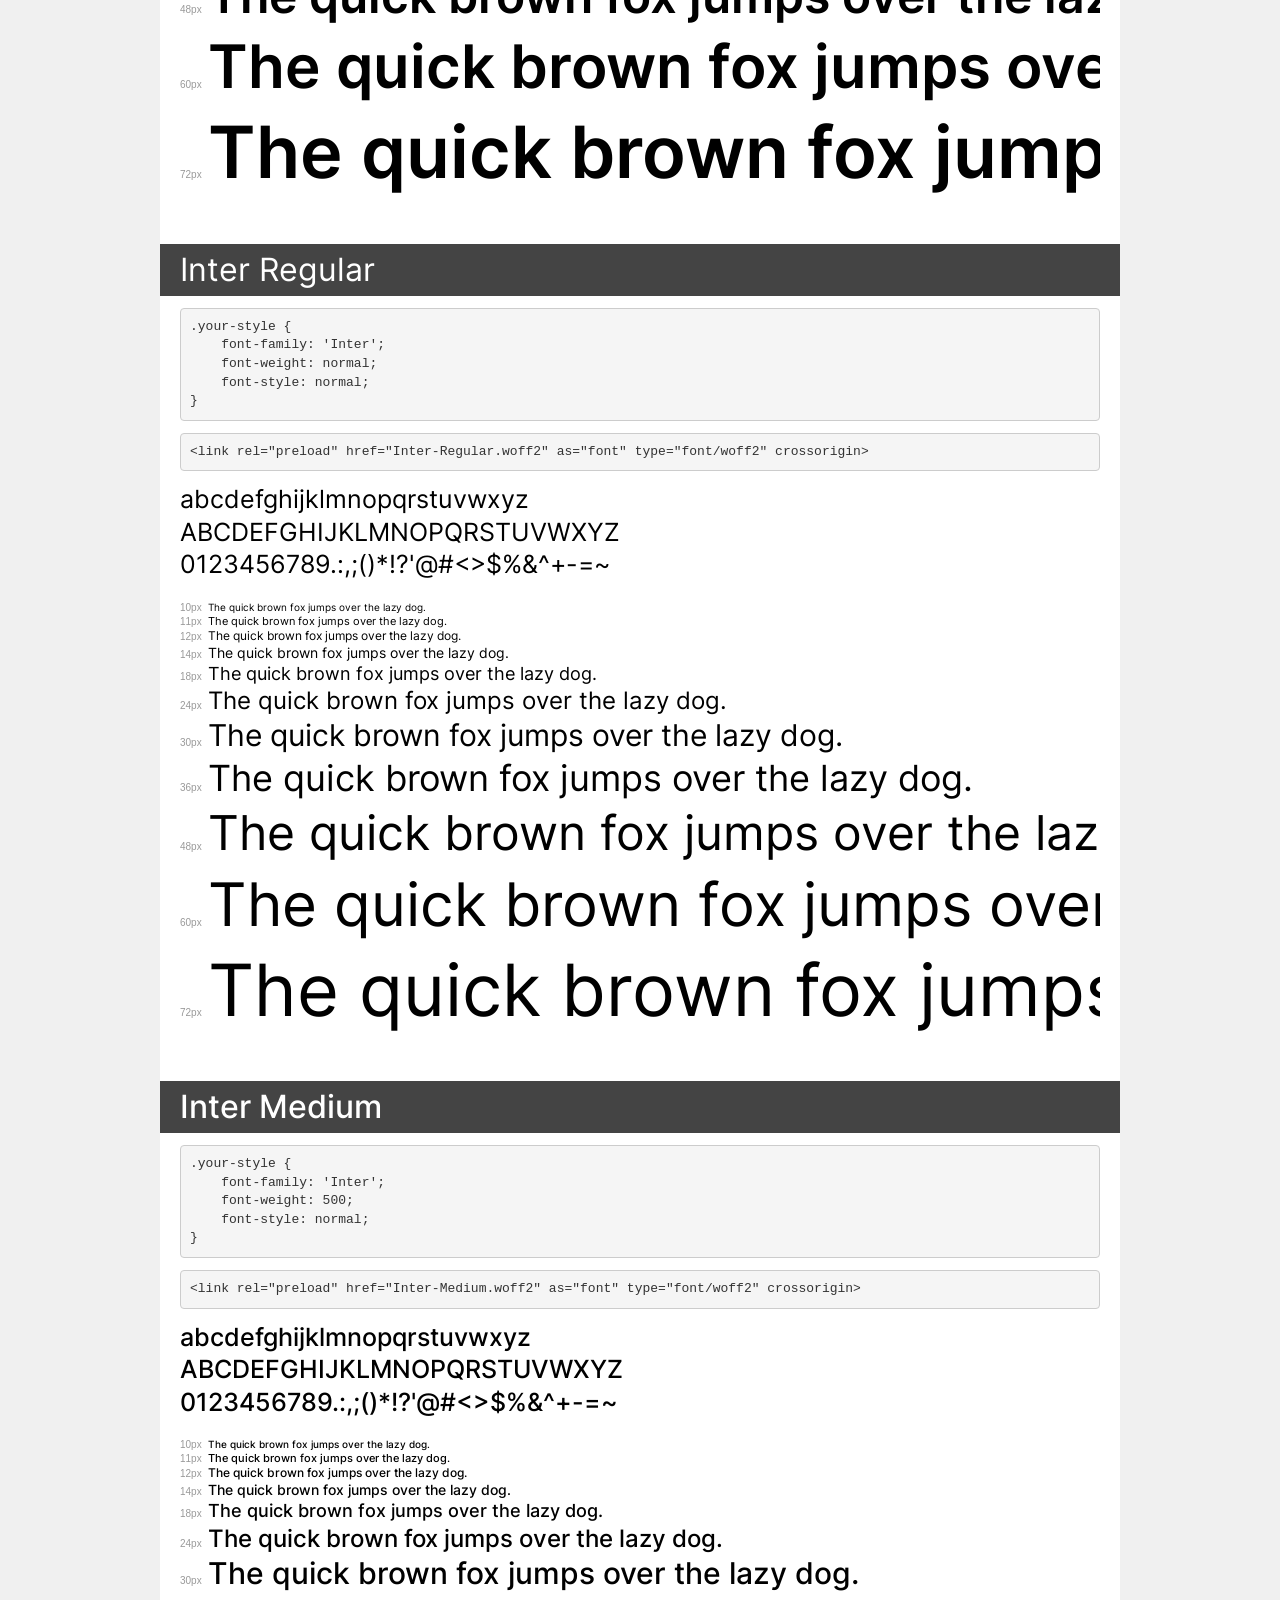
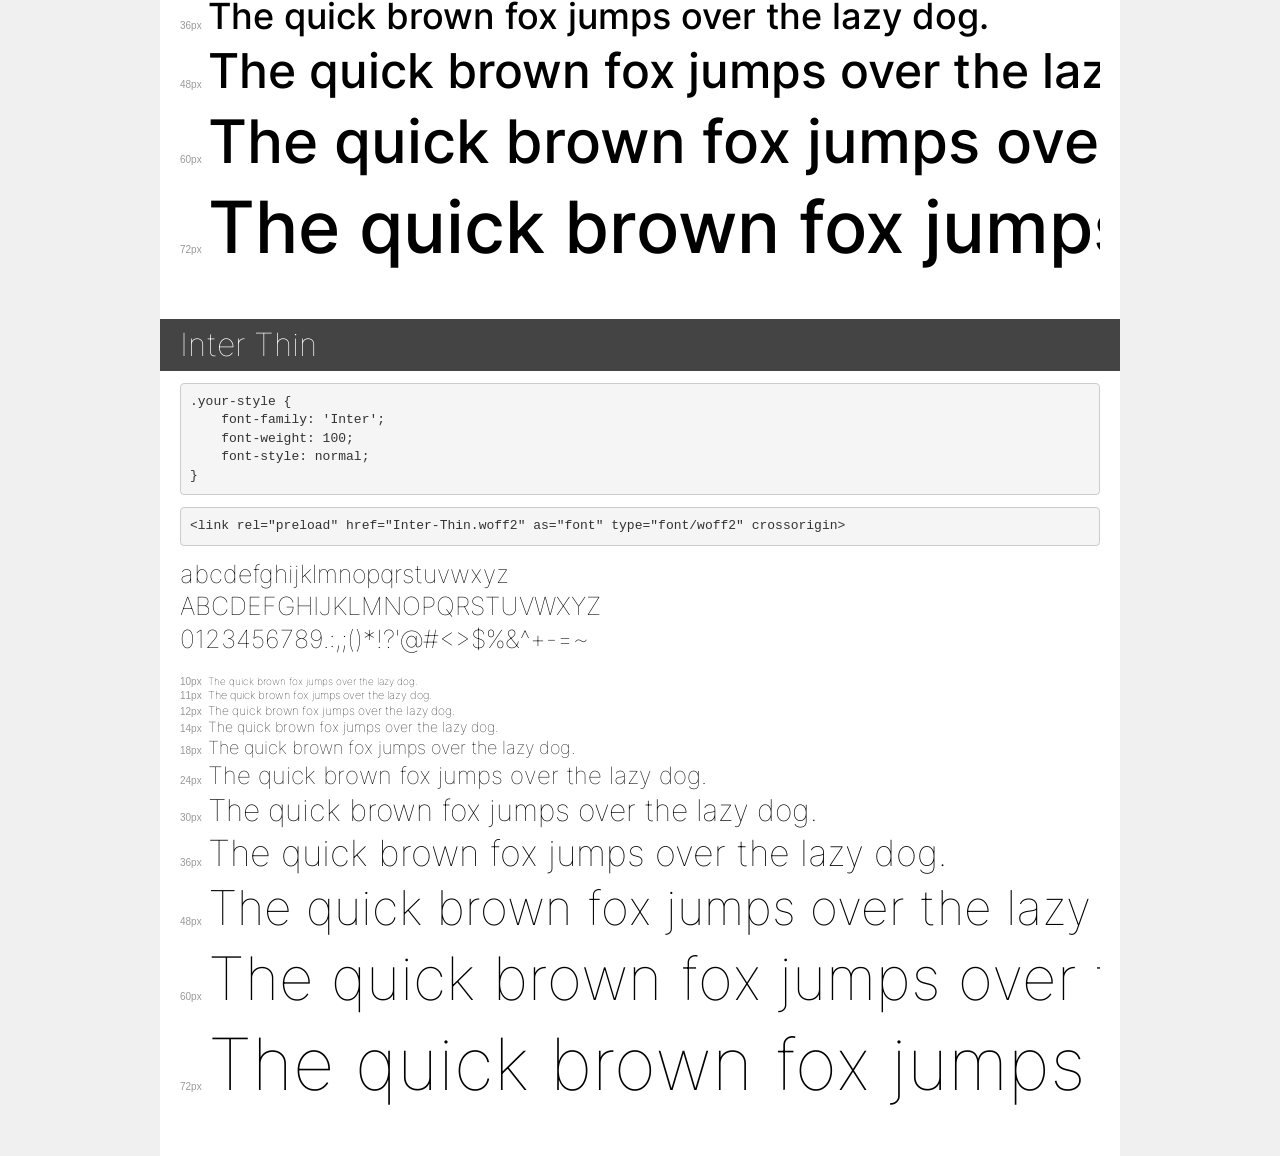
<file: elegant/fonts/demo.html>
<!DOCTYPE html>
<html lang="en">
<head>
    <meta charset="utf-8">
    <meta http-equiv="X-UA-Compatible" content="IE=edge">
    <meta name="viewport" content="width=device-width, initial-scale=1">
    <meta name="robots" content="noindex, noarchive">
    <meta name="format-detection" content="telephone=no">
    <title>Transfonter demo</title>
    <link href="stylesheet.css" rel="stylesheet">
    <style>
        /*
        http://meyerweb.com/eric/tools/css/reset/
        v2.0 | 20110126
        License: none (public domain)
        */
        html, body, div, span, applet, object, iframe,
        h1, h2, h3, h4, h5, h6, p, blockquote, pre,
        a, abbr, acronym, address, big, cite, code,
        del, dfn, em, img, ins, kbd, q, s, samp,
        small, strike, strong, sub, sup, tt, var,
        b, u, i, center,
        dl, dt, dd, ol, ul, li,
        fieldset, form, label, legend,
        table, caption, tbody, tfoot, thead, tr, th, td,
        article, aside, canvas, details, embed,
        figure, figcaption, footer, header, hgroup,
        menu, nav, output, ruby, section, summary,
        time, mark, audio, video {
            margin: 0;
            padding: 0;
            border: 0;
            font-size: 100%;
            font: inherit;
            vertical-align: baseline;
        }
        /* HTML5 display-role reset for older browsers */
        article, aside, details, figcaption, figure,
        footer, header, hgroup, menu, nav, section {
            display: block;
        }
        body {
            line-height: 1;
        }
        ol, ul {
            list-style: none;
        }
        blockquote, q {
            quotes: none;
        }
        blockquote:before, blockquote:after,
        q:before, q:after {
            content: '';
            content: none;
        }
        table {
            border-collapse: collapse;
            border-spacing: 0;
        }
        /* demo styles */
        body {
            background: #f0f0f0;
            color: #000;
        }
        .page {
            background: #fff;
            width: 920px;
            margin: 0 auto;
            padding: 20px 20px 0 20px;
            overflow: hidden;
        }
        .font-container {
            overflow-x: auto;
            overflow-y: hidden;
            margin-bottom: 40px;
            line-height: 1.3;
            white-space: nowrap;
            padding-bottom: 5px;
        }
        h1 {
            position: relative;
            background: #444;
            font-size: 32px;
            color: #fff;
            padding: 10px 20px;
            margin: 0 -20px 12px -20px;
        }
        .letters {
            font-size: 25px;
            margin-bottom: 20px;
        }
        .s10:before {
            content: '10px';
        }
        .s11:before {
            content: '11px';
        }
        .s12:before {
            content: '12px';
        }
        .s14:before {
            content: '14px';
        }
        .s18:before {
            content: '18px';
        }
        .s24:before {
            content: '24px';
        }
        .s30:before {
            content: '30px';
        }
        .s36:before {
            content: '36px';
        }
        .s48:before {
            content: '48px';
        }
        .s60:before {
            content: '60px';
        }
        .s72:before {
            content: '72px';
        }
        .s10:before, .s11:before, .s12:before, .s14:before,
        .s18:before, .s24:before, .s30:before, .s36:before,
        .s48:before, .s60:before, .s72:before {
            font-family: Arial, sans-serif;
            font-size: 10px;
            font-weight: normal;
            font-style: normal;
            color: #999;
            padding-right: 6px;
        }
        pre {
            display: block;
            padding: 9px;
            margin: 0 0 12px;
            font-family: Monaco, Menlo, Consolas, "Courier New", monospace;
            font-size: 13px;
            line-height: 1.428571429;
            color: #333;
            font-weight: normal;
            font-style: normal;
            background-color: #f5f5f5;
            border: 1px solid #ccc;
            overflow-x: auto;
            border-radius: 4px;
        }
        /* responsive */
        @media (max-width: 959px) {
            .page {
                width: auto;
                margin: 0;
            }
        }
    </style>
</head>
<body>
<div class="page">
    <div class="demo">
        <h1 style="font-family: 'Inter'; font-weight: bold; font-style: normal;">Inter Bold</h1>
        <pre title="Usage">.your-style {
    font-family: 'Inter';
    font-weight: bold;
    font-style: normal;
}</pre>
        <pre title="Preload (optional)">
&lt;link rel=&quot;preload&quot; href=&quot;Inter-Bold.woff2&quot; as=&quot;font&quot; type=&quot;font/woff2&quot; crossorigin&gt;</pre>
        <div class="font-container" style="font-family: 'Inter'; font-weight: bold; font-style: normal;">
            <p class="letters">
                abcdefghijklmnopqrstuvwxyz<br>
ABCDEFGHIJKLMNOPQRSTUVWXYZ<br>
                0123456789.:,;()*!?'@#&lt;&gt;$%&^+-=~
            </p>
            <p class="s10" style="font-size: 10px;">The quick brown fox jumps over the lazy dog.</p>
            <p class="s11" style="font-size: 11px;">The quick brown fox jumps over the lazy dog.</p>
            <p class="s12" style="font-size: 12px;">The quick brown fox jumps over the lazy dog.</p>
            <p class="s14" style="font-size: 14px;">The quick brown fox jumps over the lazy dog.</p>
            <p class="s18" style="font-size: 18px;">The quick brown fox jumps over the lazy dog.</p>
            <p class="s24" style="font-size: 24px;">The quick brown fox jumps over the lazy dog.</p>
            <p class="s30" style="font-size: 30px;">The quick brown fox jumps over the lazy dog.</p>
            <p class="s36" style="font-size: 36px;">The quick brown fox jumps over the lazy dog.</p>
            <p class="s48" style="font-size: 48px;">The quick brown fox jumps over the lazy dog.</p>
            <p class="s60" style="font-size: 60px;">The quick brown fox jumps over the lazy dog.</p>
            <p class="s72" style="font-size: 72px;">The quick brown fox jumps over the lazy dog.</p>
        </div>
    </div>

    <div class="demo">
        <h1 style="font-family: 'Inter'; font-weight: 900; font-style: normal;">Inter Black</h1>
        <pre title="Usage">.your-style {
    font-family: 'Inter';
    font-weight: 900;
    font-style: normal;
}</pre>
        <pre title="Preload (optional)">
&lt;link rel=&quot;preload&quot; href=&quot;Inter-Black.woff2&quot; as=&quot;font&quot; type=&quot;font/woff2&quot; crossorigin&gt;</pre>
        <div class="font-container" style="font-family: 'Inter'; font-weight: 900; font-style: normal;">
            <p class="letters">
                abcdefghijklmnopqrstuvwxyz<br>
ABCDEFGHIJKLMNOPQRSTUVWXYZ<br>
                0123456789.:,;()*!?'@#&lt;&gt;$%&^+-=~
            </p>
            <p class="s10" style="font-size: 10px;">The quick brown fox jumps over the lazy dog.</p>
            <p class="s11" style="font-size: 11px;">The quick brown fox jumps over the lazy dog.</p>
            <p class="s12" style="font-size: 12px;">The quick brown fox jumps over the lazy dog.</p>
            <p class="s14" style="font-size: 14px;">The quick brown fox jumps over the lazy dog.</p>
            <p class="s18" style="font-size: 18px;">The quick brown fox jumps over the lazy dog.</p>
            <p class="s24" style="font-size: 24px;">The quick brown fox jumps over the lazy dog.</p>
            <p class="s30" style="font-size: 30px;">The quick brown fox jumps over the lazy dog.</p>
            <p class="s36" style="font-size: 36px;">The quick brown fox jumps over the lazy dog.</p>
            <p class="s48" style="font-size: 48px;">The quick brown fox jumps over the lazy dog.</p>
            <p class="s60" style="font-size: 60px;">The quick brown fox jumps over the lazy dog.</p>
            <p class="s72" style="font-size: 72px;">The quick brown fox jumps over the lazy dog.</p>
        </div>
    </div>

    <div class="demo">
        <h1 style="font-family: 'Inter'; font-weight: bold; font-style: normal;">Inter ExtraBold</h1>
        <pre title="Usage">.your-style {
    font-family: 'Inter';
    font-weight: bold;
    font-style: normal;
}</pre>
        <pre title="Preload (optional)">
&lt;link rel=&quot;preload&quot; href=&quot;Inter-ExtraBold.woff2&quot; as=&quot;font&quot; type=&quot;font/woff2&quot; crossorigin&gt;</pre>
        <div class="font-container" style="font-family: 'Inter'; font-weight: bold; font-style: normal;">
            <p class="letters">
                abcdefghijklmnopqrstuvwxyz<br>
ABCDEFGHIJKLMNOPQRSTUVWXYZ<br>
                0123456789.:,;()*!?'@#&lt;&gt;$%&^+-=~
            </p>
            <p class="s10" style="font-size: 10px;">The quick brown fox jumps over the lazy dog.</p>
            <p class="s11" style="font-size: 11px;">The quick brown fox jumps over the lazy dog.</p>
            <p class="s12" style="font-size: 12px;">The quick brown fox jumps over the lazy dog.</p>
            <p class="s14" style="font-size: 14px;">The quick brown fox jumps over the lazy dog.</p>
            <p class="s18" style="font-size: 18px;">The quick brown fox jumps over the lazy dog.</p>
            <p class="s24" style="font-size: 24px;">The quick brown fox jumps over the lazy dog.</p>
            <p class="s30" style="font-size: 30px;">The quick brown fox jumps over the lazy dog.</p>
            <p class="s36" style="font-size: 36px;">The quick brown fox jumps over the lazy dog.</p>
            <p class="s48" style="font-size: 48px;">The quick brown fox jumps over the lazy dog.</p>
            <p class="s60" style="font-size: 60px;">The quick brown fox jumps over the lazy dog.</p>
            <p class="s72" style="font-size: 72px;">The quick brown fox jumps over the lazy dog.</p>
        </div>
    </div>

    <div class="demo">
        <h1 style="font-family: 'Inter'; font-weight: 300; font-style: normal;">Inter Light</h1>
        <pre title="Usage">.your-style {
    font-family: 'Inter';
    font-weight: 300;
    font-style: normal;
}</pre>
        <pre title="Preload (optional)">
&lt;link rel=&quot;preload&quot; href=&quot;Inter-Light.woff2&quot; as=&quot;font&quot; type=&quot;font/woff2&quot; crossorigin&gt;</pre>
        <div class="font-container" style="font-family: 'Inter'; font-weight: 300; font-style: normal;">
            <p class="letters">
                abcdefghijklmnopqrstuvwxyz<br>
ABCDEFGHIJKLMNOPQRSTUVWXYZ<br>
                0123456789.:,;()*!?'@#&lt;&gt;$%&^+-=~
            </p>
            <p class="s10" style="font-size: 10px;">The quick brown fox jumps over the lazy dog.</p>
            <p class="s11" style="font-size: 11px;">The quick brown fox jumps over the lazy dog.</p>
            <p class="s12" style="font-size: 12px;">The quick brown fox jumps over the lazy dog.</p>
            <p class="s14" style="font-size: 14px;">The quick brown fox jumps over the lazy dog.</p>
            <p class="s18" style="font-size: 18px;">The quick brown fox jumps over the lazy dog.</p>
            <p class="s24" style="font-size: 24px;">The quick brown fox jumps over the lazy dog.</p>
            <p class="s30" style="font-size: 30px;">The quick brown fox jumps over the lazy dog.</p>
            <p class="s36" style="font-size: 36px;">The quick brown fox jumps over the lazy dog.</p>
            <p class="s48" style="font-size: 48px;">The quick brown fox jumps over the lazy dog.</p>
            <p class="s60" style="font-size: 60px;">The quick brown fox jumps over the lazy dog.</p>
            <p class="s72" style="font-size: 72px;">The quick brown fox jumps over the lazy dog.</p>
        </div>
    </div>

    <div class="demo">
        <h1 style="font-family: 'Inter'; font-weight: 200; font-style: normal;">Inter ExtraLight</h1>
        <pre title="Usage">.your-style {
    font-family: 'Inter';
    font-weight: 200;
    font-style: normal;
}</pre>
        <pre title="Preload (optional)">
&lt;link rel=&quot;preload&quot; href=&quot;Inter-ExtraLight.woff2&quot; as=&quot;font&quot; type=&quot;font/woff2&quot; crossorigin&gt;</pre>
        <div class="font-container" style="font-family: 'Inter'; font-weight: 200; font-style: normal;">
            <p class="letters">
                abcdefghijklmnopqrstuvwxyz<br>
ABCDEFGHIJKLMNOPQRSTUVWXYZ<br>
                0123456789.:,;()*!?'@#&lt;&gt;$%&^+-=~
            </p>
            <p class="s10" style="font-size: 10px;">The quick brown fox jumps over the lazy dog.</p>
            <p class="s11" style="font-size: 11px;">The quick brown fox jumps over the lazy dog.</p>
            <p class="s12" style="font-size: 12px;">The quick brown fox jumps over the lazy dog.</p>
            <p class="s14" style="font-size: 14px;">The quick brown fox jumps over the lazy dog.</p>
            <p class="s18" style="font-size: 18px;">The quick brown fox jumps over the lazy dog.</p>
            <p class="s24" style="font-size: 24px;">The quick brown fox jumps over the lazy dog.</p>
            <p class="s30" style="font-size: 30px;">The quick brown fox jumps over the lazy dog.</p>
            <p class="s36" style="font-size: 36px;">The quick brown fox jumps over the lazy dog.</p>
            <p class="s48" style="font-size: 48px;">The quick brown fox jumps over the lazy dog.</p>
            <p class="s60" style="font-size: 60px;">The quick brown fox jumps over the lazy dog.</p>
            <p class="s72" style="font-size: 72px;">The quick brown fox jumps over the lazy dog.</p>
        </div>
    </div>

    <div class="demo">
        <h1 style="font-family: 'Inter'; font-weight: 600; font-style: normal;">Inter SemiBold</h1>
        <pre title="Usage">.your-style {
    font-family: 'Inter';
    font-weight: 600;
    font-style: normal;
}</pre>
        <pre title="Preload (optional)">
&lt;link rel=&quot;preload&quot; href=&quot;Inter-SemiBold.woff2&quot; as=&quot;font&quot; type=&quot;font/woff2&quot; crossorigin&gt;</pre>
        <div class="font-container" style="font-family: 'Inter'; font-weight: 600; font-style: normal;">
            <p class="letters">
                abcdefghijklmnopqrstuvwxyz<br>
ABCDEFGHIJKLMNOPQRSTUVWXYZ<br>
                0123456789.:,;()*!?'@#&lt;&gt;$%&^+-=~
            </p>
            <p class="s10" style="font-size: 10px;">The quick brown fox jumps over the lazy dog.</p>
            <p class="s11" style="font-size: 11px;">The quick brown fox jumps over the lazy dog.</p>
            <p class="s12" style="font-size: 12px;">The quick brown fox jumps over the lazy dog.</p>
            <p class="s14" style="font-size: 14px;">The quick brown fox jumps over the lazy dog.</p>
            <p class="s18" style="font-size: 18px;">The quick brown fox jumps over the lazy dog.</p>
            <p class="s24" style="font-size: 24px;">The quick brown fox jumps over the lazy dog.</p>
            <p class="s30" style="font-size: 30px;">The quick brown fox jumps over the lazy dog.</p>
            <p class="s36" style="font-size: 36px;">The quick brown fox jumps over the lazy dog.</p>
            <p class="s48" style="font-size: 48px;">The quick brown fox jumps over the lazy dog.</p>
            <p class="s60" style="font-size: 60px;">The quick brown fox jumps over the lazy dog.</p>
            <p class="s72" style="font-size: 72px;">The quick brown fox jumps over the lazy dog.</p>
        </div>
    </div>

    <div class="demo">
        <h1 style="font-family: 'Inter'; font-weight: normal; font-style: normal;">Inter Regular</h1>
        <pre title="Usage">.your-style {
    font-family: 'Inter';
    font-weight: normal;
    font-style: normal;
}</pre>
        <pre title="Preload (optional)">
&lt;link rel=&quot;preload&quot; href=&quot;Inter-Regular.woff2&quot; as=&quot;font&quot; type=&quot;font/woff2&quot; crossorigin&gt;</pre>
        <div class="font-container" style="font-family: 'Inter'; font-weight: normal; font-style: normal;">
            <p class="letters">
                abcdefghijklmnopqrstuvwxyz<br>
ABCDEFGHIJKLMNOPQRSTUVWXYZ<br>
                0123456789.:,;()*!?'@#&lt;&gt;$%&^+-=~
            </p>
            <p class="s10" style="font-size: 10px;">The quick brown fox jumps over the lazy dog.</p>
            <p class="s11" style="font-size: 11px;">The quick brown fox jumps over the lazy dog.</p>
            <p class="s12" style="font-size: 12px;">The quick brown fox jumps over the lazy dog.</p>
            <p class="s14" style="font-size: 14px;">The quick brown fox jumps over the lazy dog.</p>
            <p class="s18" style="font-size: 18px;">The quick brown fox jumps over the lazy dog.</p>
            <p class="s24" style="font-size: 24px;">The quick brown fox jumps over the lazy dog.</p>
            <p class="s30" style="font-size: 30px;">The quick brown fox jumps over the lazy dog.</p>
            <p class="s36" style="font-size: 36px;">The quick brown fox jumps over the lazy dog.</p>
            <p class="s48" style="font-size: 48px;">The quick brown fox jumps over the lazy dog.</p>
            <p class="s60" style="font-size: 60px;">The quick brown fox jumps over the lazy dog.</p>
            <p class="s72" style="font-size: 72px;">The quick brown fox jumps over the lazy dog.</p>
        </div>
    </div>

    <div class="demo">
        <h1 style="font-family: 'Inter'; font-weight: 500; font-style: normal;">Inter Medium</h1>
        <pre title="Usage">.your-style {
    font-family: 'Inter';
    font-weight: 500;
    font-style: normal;
}</pre>
        <pre title="Preload (optional)">
&lt;link rel=&quot;preload&quot; href=&quot;Inter-Medium.woff2&quot; as=&quot;font&quot; type=&quot;font/woff2&quot; crossorigin&gt;</pre>
        <div class="font-container" style="font-family: 'Inter'; font-weight: 500; font-style: normal;">
            <p class="letters">
                abcdefghijklmnopqrstuvwxyz<br>
ABCDEFGHIJKLMNOPQRSTUVWXYZ<br>
                0123456789.:,;()*!?'@#&lt;&gt;$%&^+-=~
            </p>
            <p class="s10" style="font-size: 10px;">The quick brown fox jumps over the lazy dog.</p>
            <p class="s11" style="font-size: 11px;">The quick brown fox jumps over the lazy dog.</p>
            <p class="s12" style="font-size: 12px;">The quick brown fox jumps over the lazy dog.</p>
            <p class="s14" style="font-size: 14px;">The quick brown fox jumps over the lazy dog.</p>
            <p class="s18" style="font-size: 18px;">The quick brown fox jumps over the lazy dog.</p>
            <p class="s24" style="font-size: 24px;">The quick brown fox jumps over the lazy dog.</p>
            <p class="s30" style="font-size: 30px;">The quick brown fox jumps over the lazy dog.</p>
            <p class="s36" style="font-size: 36px;">The quick brown fox jumps over the lazy dog.</p>
            <p class="s48" style="font-size: 48px;">The quick brown fox jumps over the lazy dog.</p>
            <p class="s60" style="font-size: 60px;">The quick brown fox jumps over the lazy dog.</p>
            <p class="s72" style="font-size: 72px;">The quick brown fox jumps over the lazy dog.</p>
        </div>
    </div>

    <div class="demo">
        <h1 style="font-family: 'Inter'; font-weight: 100; font-style: normal;">Inter Thin</h1>
        <pre title="Usage">.your-style {
    font-family: 'Inter';
    font-weight: 100;
    font-style: normal;
}</pre>
        <pre title="Preload (optional)">
&lt;link rel=&quot;preload&quot; href=&quot;Inter-Thin.woff2&quot; as=&quot;font&quot; type=&quot;font/woff2&quot; crossorigin&gt;</pre>
        <div class="font-container" style="font-family: 'Inter'; font-weight: 100; font-style: normal;">
            <p class="letters">
                abcdefghijklmnopqrstuvwxyz<br>
ABCDEFGHIJKLMNOPQRSTUVWXYZ<br>
                0123456789.:,;()*!?'@#&lt;&gt;$%&^+-=~
            </p>
            <p class="s10" style="font-size: 10px;">The quick brown fox jumps over the lazy dog.</p>
            <p class="s11" style="font-size: 11px;">The quick brown fox jumps over the lazy dog.</p>
            <p class="s12" style="font-size: 12px;">The quick brown fox jumps over the lazy dog.</p>
            <p class="s14" style="font-size: 14px;">The quick brown fox jumps over the lazy dog.</p>
            <p class="s18" style="font-size: 18px;">The quick brown fox jumps over the lazy dog.</p>
            <p class="s24" style="font-size: 24px;">The quick brown fox jumps over the lazy dog.</p>
            <p class="s30" style="font-size: 30px;">The quick brown fox jumps over the lazy dog.</p>
            <p class="s36" style="font-size: 36px;">The quick brown fox jumps over the lazy dog.</p>
            <p class="s48" style="font-size: 48px;">The quick brown fox jumps over the lazy dog.</p>
            <p class="s60" style="font-size: 60px;">The quick brown fox jumps over the lazy dog.</p>
            <p class="s72" style="font-size: 72px;">The quick brown fox jumps over the lazy dog.</p>
        </div>
    </div>

</div>
</body>
</html>
</file>
<file: MODUL 3/style.css>
* {
    margin: 0;
    padding: 0;
    box-sizing: border-box;
}

html {
    scroll-behavior: smooth;
}

body {
    font-family: "Segoe UI", Arial, sans-serif;
    background: #f7f7f7;
    color: #171717;
    line-height: 1.6;
}

a {
    text-decoration: none;
    color: inherit;
}

img {
    max-width: 100%;
    display: block;
}


/* =========================================
   NAVBAR
========================================= */

.navbar {
    width: 100%;
    height: 75px;

    padding: 0 7%;

    display: flex;
    align-items: center;
    justify-content: space-between;

    background: #111111;

    position: sticky;
    top: 0;
    z-index: 1000;

    border-bottom: 1px solid #292929;
}

.logo {
    color: white;
    font-size: 25px;
    font-weight: 900;
    letter-spacing: -1px;
}

.logo span {
    color: #f97316;
}

.nav-menu {
    display: flex;
    align-items: center;
    gap: 35px;
}

.nav-menu a {
    color: #d4d4d4;

    font-size: 14px;
    font-weight: 600;

    transition: 0.3s;

    position: relative;
}

.nav-menu a:hover {
    color: #f97316;
}

.nav-menu a::after {
    content: "";

    position: absolute;

    width: 0;
    height: 2px;

    left: 0;
    bottom: -8px;

    background: #f97316;

    transition: 0.3s;
}

.nav-menu a:hover::after {
    width: 100%;
}


/* =========================================
   HERO
========================================= */

.hero {
    min-height: calc(100vh - 75px);

    padding: 80px 8%;

    display: grid;

    grid-template-columns: 1.1fr 0.9fr;

    align-items: center;

    gap: 70px;

    background:
        radial-gradient(
            circle at 80% 30%,
            rgba(249, 115, 22, 0.15),
            transparent 30%
        ),
        #f7f7f7;

    overflow: hidden;
}

.hero-text {
    max-width: 650px;
}

.tag {
    display: inline-block;

    color: #f97316;

    font-size: 12px;

    font-weight: 800;

    letter-spacing: 3px;

    margin-bottom: 18px;
}

.hero h1 {
    font-size: clamp(45px, 6vw, 72px);

    line-height: 1.05;

    letter-spacing: -3px;

    margin-bottom: 20px;
}

.hero h1 strong {
    color: #f97316;
}

.hero h2 {
    font-size: 21px;

    color: #555;

    font-weight: 600;

    margin-bottom: 20px;
}

.hero p {
    max-width: 600px;

    color: #666;

    font-size: 16px;

    margin-bottom: 30px;
}


/* BUTTON */

.hero-buttons {
    display: flex;

    gap: 12px;

    margin-bottom: 30px;
}

.btn-primary,
.btn-secondary {
    padding: 13px 22px;

    border-radius: 6px;

    font-size: 14px;

    font-weight: 700;

    transition: 0.3s;
}

.btn-primary {
    color: white;
    background: #f97316;
}

.btn-primary:hover {
    background: #ea580c;

    transform: translateY(-3px);
}

.btn-primary span {
    margin-left: 7px;
}

.btn-secondary {
    color: #333;

    border: 1px solid #ccc;

    background: white;
}

.btn-secondary:hover {
    color: #f97316;

    border-color: #f97316;
}


/* HERO TAGS */

.hero-tags {
    display: flex;

    gap: 8px;

    flex-wrap: wrap;
}

.hero-tags span {
    background: white;

    border: 1px solid #e5e5e5;

    border-radius: 30px;

    padding: 6px 13px;

    color: #777;

    font-size: 11px;
}


/* =========================================
   FOTO HERO
========================================= */

.foto-container {
    position: relative;

    width: 360px;

    margin: auto;

    padding: 25px;
}

.foto-background {
    position: absolute;

    width: 320px;
    height: 420px;

    background: #f97316;

    top: 45px;
    left: 45px;

    transform: rotate(-7deg);

    border-radius: 4px;
}

.foto-card {
    position: relative;

    width: 320px;

    background: white;

    padding: 10px;

    transform: rotate(3deg);

    box-shadow:
        0 25px 60px rgba(0, 0, 0, 0.17);

    transition: 0.4s;
}

.foto-card:hover {
    transform: rotate(0deg) translateY(-8px);
}

.foto-card img {
    width: 100%;

    height: 400px;

    object-fit: cover;
}

.foto-label {
    position: absolute;

    background: #171717;

    color: white;

    padding: 12px 18px;

    bottom: 0;
    left: 0;

    display: flex;

    flex-direction: column;

    border-left: 4px solid #f97316;

    box-shadow:
        0 10px 30px rgba(0, 0, 0, 0.2);
}

.foto-label strong {
    font-size: 13px;
}

.foto-label span {
    color: #aaa;

    font-size: 10px;
}

.experience-badge {
    position: absolute;

    right: -10px;
    top: 15px;

    width: 75px;
    height: 75px;

    border-radius: 50%;

    background: #171717;

    color: white;

    display: flex;

    flex-direction: column;

    align-items: center;

    justify-content: center;

    border: 3px solid #f97316;

    z-index: 5;
}

.experience-badge strong {
    color: #f97316;

    font-size: 16px;
}

.experience-badge span {
    font-size: 9px;

    color: #ccc;
}


/* =========================================
   SECTION HEADING
========================================= */

.profil,
.keahlian,
.kontak {
    padding: 110px 8%;
}

.section-heading {
    max-width: 750px;

    margin-bottom: 55px;
}

.section-heading span {
    color: #f97316;

    font-size: 12px;

    font-weight: 800;

    letter-spacing: 3px;
}

.section-heading h2 {
    font-size: 45px;

    line-height: 1.1;

    margin: 10px 0;
}

.section-heading h2 strong {
    color: #f97316;
}

.section-heading p {
    color: #777;

    font-size: 14px;
}

.section-heading.center {
    text-align: center;

    margin-left: auto;
    margin-right: auto;
}


/* =========================================
   PROFIL
========================================= */

.profil {
    background: white;
}

.biodata-container {
    max-width: 1100px;

    margin: auto;

    display: grid;

    grid-template-columns: 330px 1fr;

    gap: 60px;

    align-items: center;
}


/* FOTO KECIL */

.biodata-foto {
    text-align: center;
}

.small-photo {
    position: relative;

    display: inline-block;

    padding: 10px;

    background: white;

    box-shadow:
        0 15px 40px rgba(0, 0, 0, 0.12);
}

.small-photo::before {
    content: "";

    position: absolute;

    width: 100%;
    height: 100%;

    background: #f97316;

    left: 12px;
    top: 12px;

    z-index: -1;
}

.small-photo img {
    width: 250px;
    height: 320px;

    object-fit: cover;
}

.photo-caption {
    display: flex;

    flex-direction: column;

    margin-top: 20px;
}

.photo-caption strong {
    font-size: 15px;
}

.photo-caption span {
    color: #888;

    font-size: 12px;
}


/* BIODATA */

.biodata {
    background: #f7f7f7;

    border-radius: 10px;

    border: 1px solid #e8e8e8;

    overflow: hidden;
}

.data-item {
    min-height: 65px;

    padding: 15px 25px;

    display: grid;

    grid-template-columns: 190px 1fr;

    align-items: center;

    border-bottom: 1px solid #e5e5e5;
}

.data-item:last-child {
    border-bottom: none;
}

.data-label {
    color: #888;

    font-size: 12px;

    font-weight: 600;
}

.data-value {
    font-size: 14px;

    font-weight: 700;

    color: #333;
}

.data-value.highlight {
    color: #f97316;
}


/* =========================================
   TENTANG
========================================= */

.tentang {
    background: #171717;

    color: white;

    padding: 110px 8%;

    position: relative;

    overflow: hidden;
}

.tentang::after {
    content: "";

    position: absolute;

    width: 400px;
    height: 400px;

    border-radius: 50%;

    background: #f97316;

    right: -200px;
    top: -200px;

    opacity: 0.12;
}

.tentang-content {
    max-width: 1050px;

    margin: auto;

    display: grid;

    grid-template-columns: 150px 1fr;

    gap: 50px;
}

.tentang-number {
    font-size: 100px;

    font-weight: 900;

    line-height: 1;

    color: #f97316;

    opacity: 0.8;
}

.tentang-text > span {
    color: #f97316;

    font-size: 12px;

    font-weight: 800;

    letter-spacing: 3px;
}

.tentang-text h2 {
    font-size: 50px;

    line-height: 1.05;

    margin: 18px 0 25px;
}

.tentang-text p {
    color: #aaa;

    font-size: 14px;

    max-width: 750px;

    margin-bottom: 15px;
}


/* =========================================
   KEAHLIAN
========================================= */

.keahlian {
    background: #f7f7f7;
}

.skill-grid {
    max-width: 1100px;

    margin: auto;

    display: grid;

    grid-template-columns: repeat(4, 1fr);

    gap: 18px;
}

.skill-card {
    background: white;

    padding: 30px 25px;

    min-height: 280px;

    border: 1px solid #e8e8e8;

    border-radius: 10px;

    transition: 0.35s;

    position: relative;

    overflow: hidden;
}

.skill-card:hover {
    transform: translateY(-8px);

    border-color: #f97316;

    box-shadow:
        0 20px 40px rgba(249, 115, 22, 0.12);
}

.skill-top {
    display: flex;

    align-items: center;

    justify-content: space-between;

    margin-bottom: 30px;
}

.skill-number {
    color: #f97316;

    font-size: 12px;

    font-weight: 800;
}

.skill-icon {
    width: 40px;
    height: 40px;

    border-radius: 50%;

    background: #fff0e5;

    color: #f97316;

    display: flex;

    align-items: center;
    justify-content: center;

    font-size: 18px;
}

.skill-card h3 {
    font-size: 19px;

    margin-bottom: 12px;
}

.skill-card p {
    color: #777;

    font-size: 13px;
}

.skill-line {
    position: absolute;

    width: 35px;
    height: 3px;

    background: #f97316;

    bottom: 25px;
    left: 25px;
}


/* =========================================
   KONTAK
========================================= */

.kontak {
    background: white;
}

.kontak-grid {
    max-width: 1100px;

    margin: auto;

    display: grid;

    grid-template-columns: repeat(3, 1fr);

    gap: 20px;
}

.kontak-card {
    padding: 25px;

    background: #f7f7f7;

    border: 1px solid #e7e7e7;

    border-radius: 10px;

    display: flex;

    align-items: center;

    gap: 18px;

    transition: 0.3s;
}

.kontak-card:hover {
    transform: translateY(-5px);

    border-color: #f97316;
}

.contact-icon {
    width: 45px;
    height: 45px;

    flex-shrink: 0;

    border-radius: 50%;

    background: #fff0e5;

    color: #f97316;

    display: flex;

    align-items: center;
    justify-content: center;

    font-weight: 800;
}

.kontak-card div:last-child {
    display: flex;

    flex-direction: column;

    min-width: 0;
}

.kontak-card small {
    color: #999;

    font-size: 11px;

    margin-bottom: 3px;
}

.kontak-card strong {
    font-size: 13px;

    overflow-wrap: anywhere;
}


/* =========================================
   FOOTER
========================================= */

.footer {
    background: #101010;

    color: white;

    padding: 45px 8% 25px;
}

.footer-content {
    max-width: 1100px;

    margin: auto;

    display: flex;

    align-items: center;

    gap: 20px;

    padding-bottom: 30px;

    border-bottom: 1px solid #292929;
}

.footer-logo {
    color: #f97316;

    font-size: 28px;

    font-weight: 900;
}

.footer-logo span {
    color: white;
}

.footer-content h3 {
    font-size: 15px;
}

.footer-content p {
    color: #777;

    font-size: 12px;
}

.footer-bottom {
    max-width: 1100px;

    margin: 20px auto 0;

    display: flex;

    justify-content: space-between;

    color: #666;

    font-size: 11px;
}


/* =========================================
   TABLET
========================================= */

@media (max-width: 950px) {

    .hero {
        grid-template-columns: 1fr;

        text-align: center;

        padding-top: 70px;
        padding-bottom: 90px;
    }

    .hero-text {
        margin: auto;
    }

    .hero-buttons,
    .hero-tags {
        justify-content: center;
    }

    .foto-container {
        margin-top: 20px;
    }

    .biodata-container {
        grid-template-columns: 1fr;

        text-align: center;
    }

    .biodata {
        text-align: left;
    }

    .skill-grid {
        grid-template-columns: repeat(2, 1fr);
    }

    .kontak-grid {
        grid-template-columns: 1fr;
    }

}


/* =========================================
   HP
========================================= */

@media (max-width: 600px) {

    .navbar {
        height: auto;

        padding-top: 18px;
        padding-bottom: 18px;

        flex-direction: column;

        gap: 15px;
    }

    .nav-menu {
        gap: 18px;
    }

    .nav-menu a {
        font-size: 12px;
    }

    .hero {
        padding: 65px 6%;
    }

    .hero h1 {
        font-size: 42px;

        letter-spacing: -2px;
    }

    .hero h2 {
        font-size: 17px;
    }

    .hero p {
        font-size: 14px;
    }

    .hero-buttons {
        flex-direction: column;
    }

    .btn-primary,
    .btn-secondary {
        text-align: center;
    }

    .foto-container {
        width: 290px;
    }

    .foto-card {
        width: 260px;
    }

    .foto-card img {
        height: 330px;
    }

    .foto-background {
        width: 260px;
        height: 350px;
    }

    .experience-badge {
        right: -5px;
    }

    .profil,
    .keahlian,
    .kontak,
    .tentang {
        padding: 75px 6%;
    }

    .section-heading h2 {
        font-size: 35px;
    }

    .data-item {
        grid-template-columns: 1fr;

        gap: 5px;

        padding: 15px 20px;
    }

    .tentang-content {
        grid-template-columns: 1fr;

        gap: 10px;
    }

    .tentang-number {
        font-size: 55px;
    }

    .tentang-text h2 {
        font-size: 38px;
    }

    .skill-grid {
        grid-template-columns: 1fr;
    }

    .skill-card {
        min-height: auto;
    }

    .footer-bottom {
        flex-direction: column;

        gap: 8px;
    }

}
</file>
<file: elegant/fonts/stylesheet.css>
@font-face {
    font-family: 'Inter';
    src: url('Inter-Thin.woff2') format('woff2');
    font-weight: 100;
    font-style: normal;
    font-display: swap;
}

@font-face {
    font-family: 'Inter';
    src: url('Inter-ExtraLight.woff2') format('woff2');
    font-weight: 200;
    font-style: normal;
    font-display: swap;
}

@font-face {
    font-family: 'Inter';
    src: url('Inter-Light.woff2') format('woff2');
    font-weight: 300;
    font-style: normal;
    font-display: swap;
}

@font-face {
    font-family: 'Inter';
    src: url('Inter-Regular.woff2') format('woff2');
    font-weight: 400;
    font-style: normal;
    font-display: swap;
}

@font-face {
    font-family: 'Inter';
    src: url('Inter-Medium.woff2') format('woff2');
    font-weight: 500;
    font-style: normal;
    font-display: swap;
}

@font-face {
    font-family: 'Inter';
    src: url('Inter-SemiBold.woff2') format('woff2');
    font-weight: 600;
    font-style: normal;
    font-display: swap;
}

@font-face {
    font-family: 'Inter';
    src: url('Inter-Bold.woff2') format('woff2');
    font-weight: 700;
    font-style: normal;
    font-display: swap;
}

@font-face {
    font-family: 'Inter';
    src: url('Inter-ExtraBold.woff2') format('woff2');
    font-weight: 800;
    font-style: normal;
    font-display: swap;
}

@font-face {
    font-family: 'Inter';
    src: url('Inter-Black.woff2') format('woff2');
    font-weight: 900;
    font-style: normal;
    font-display: swap;
}
</file>
